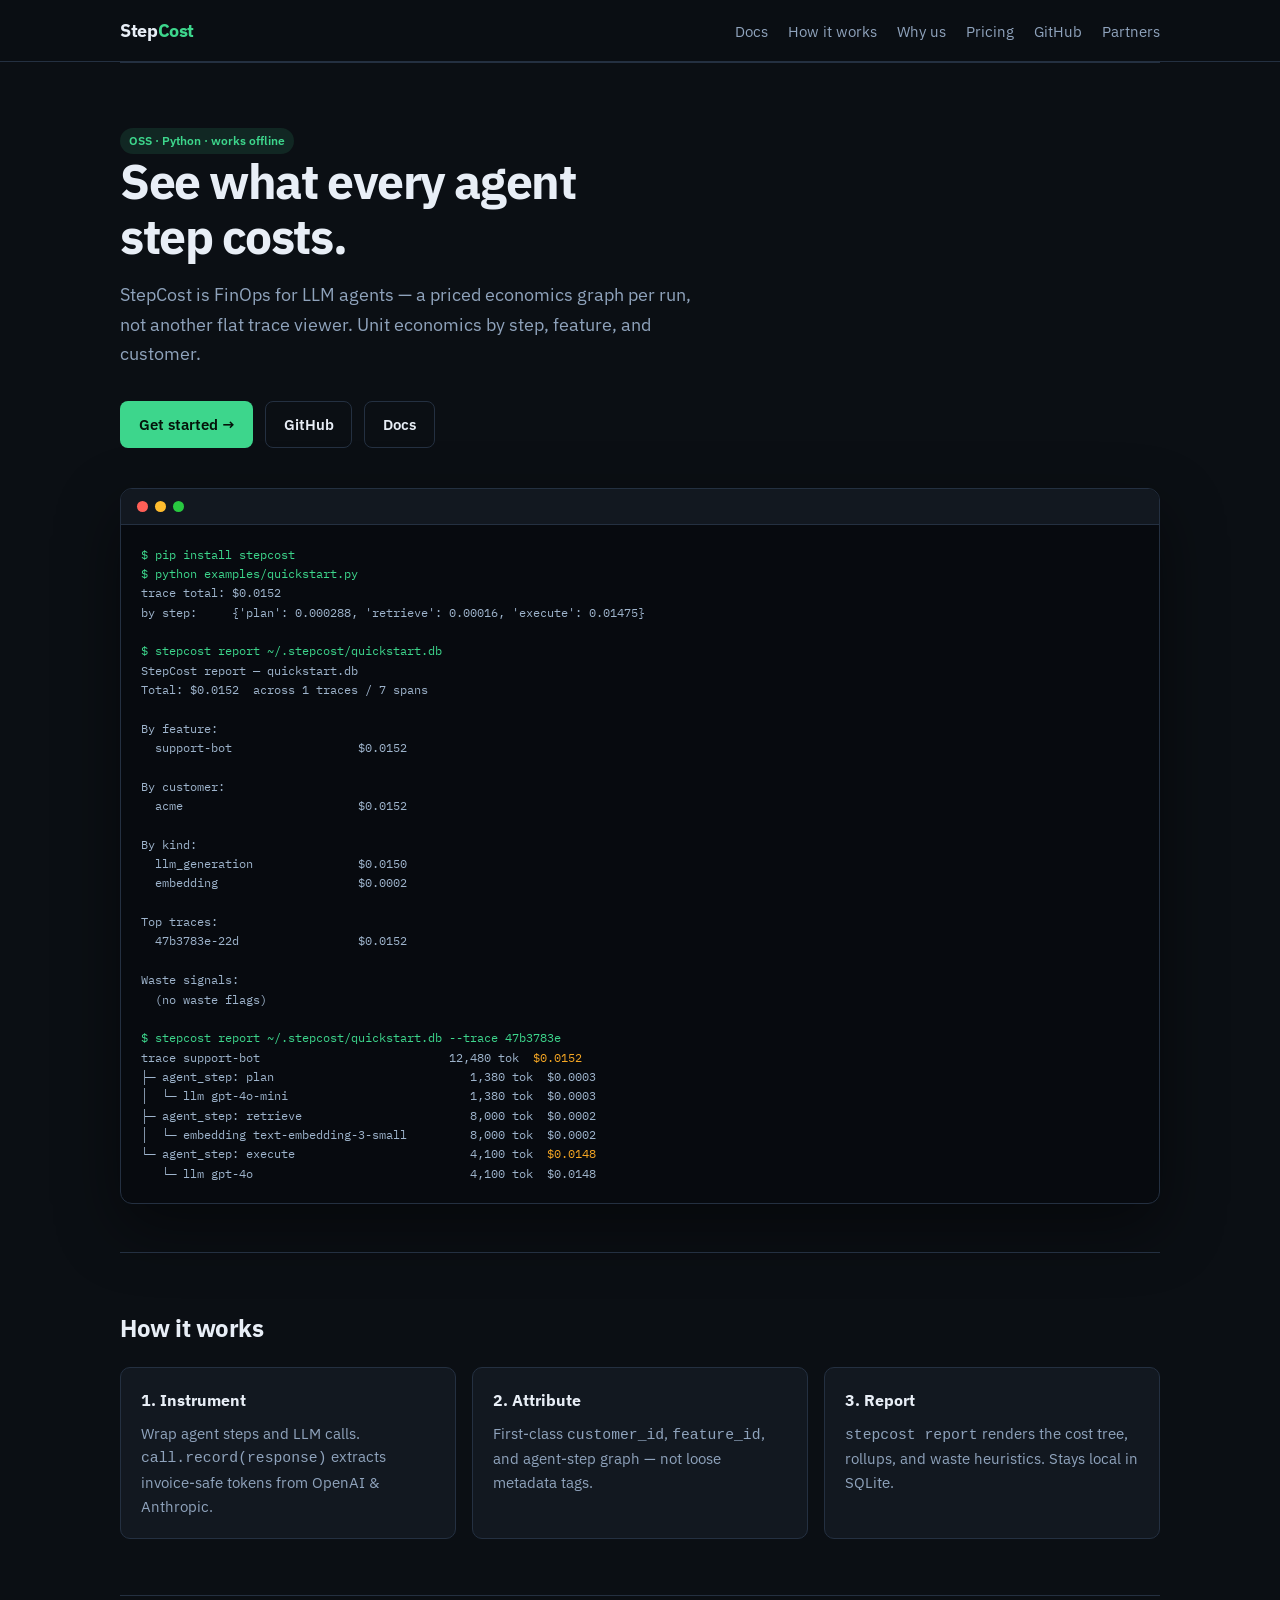
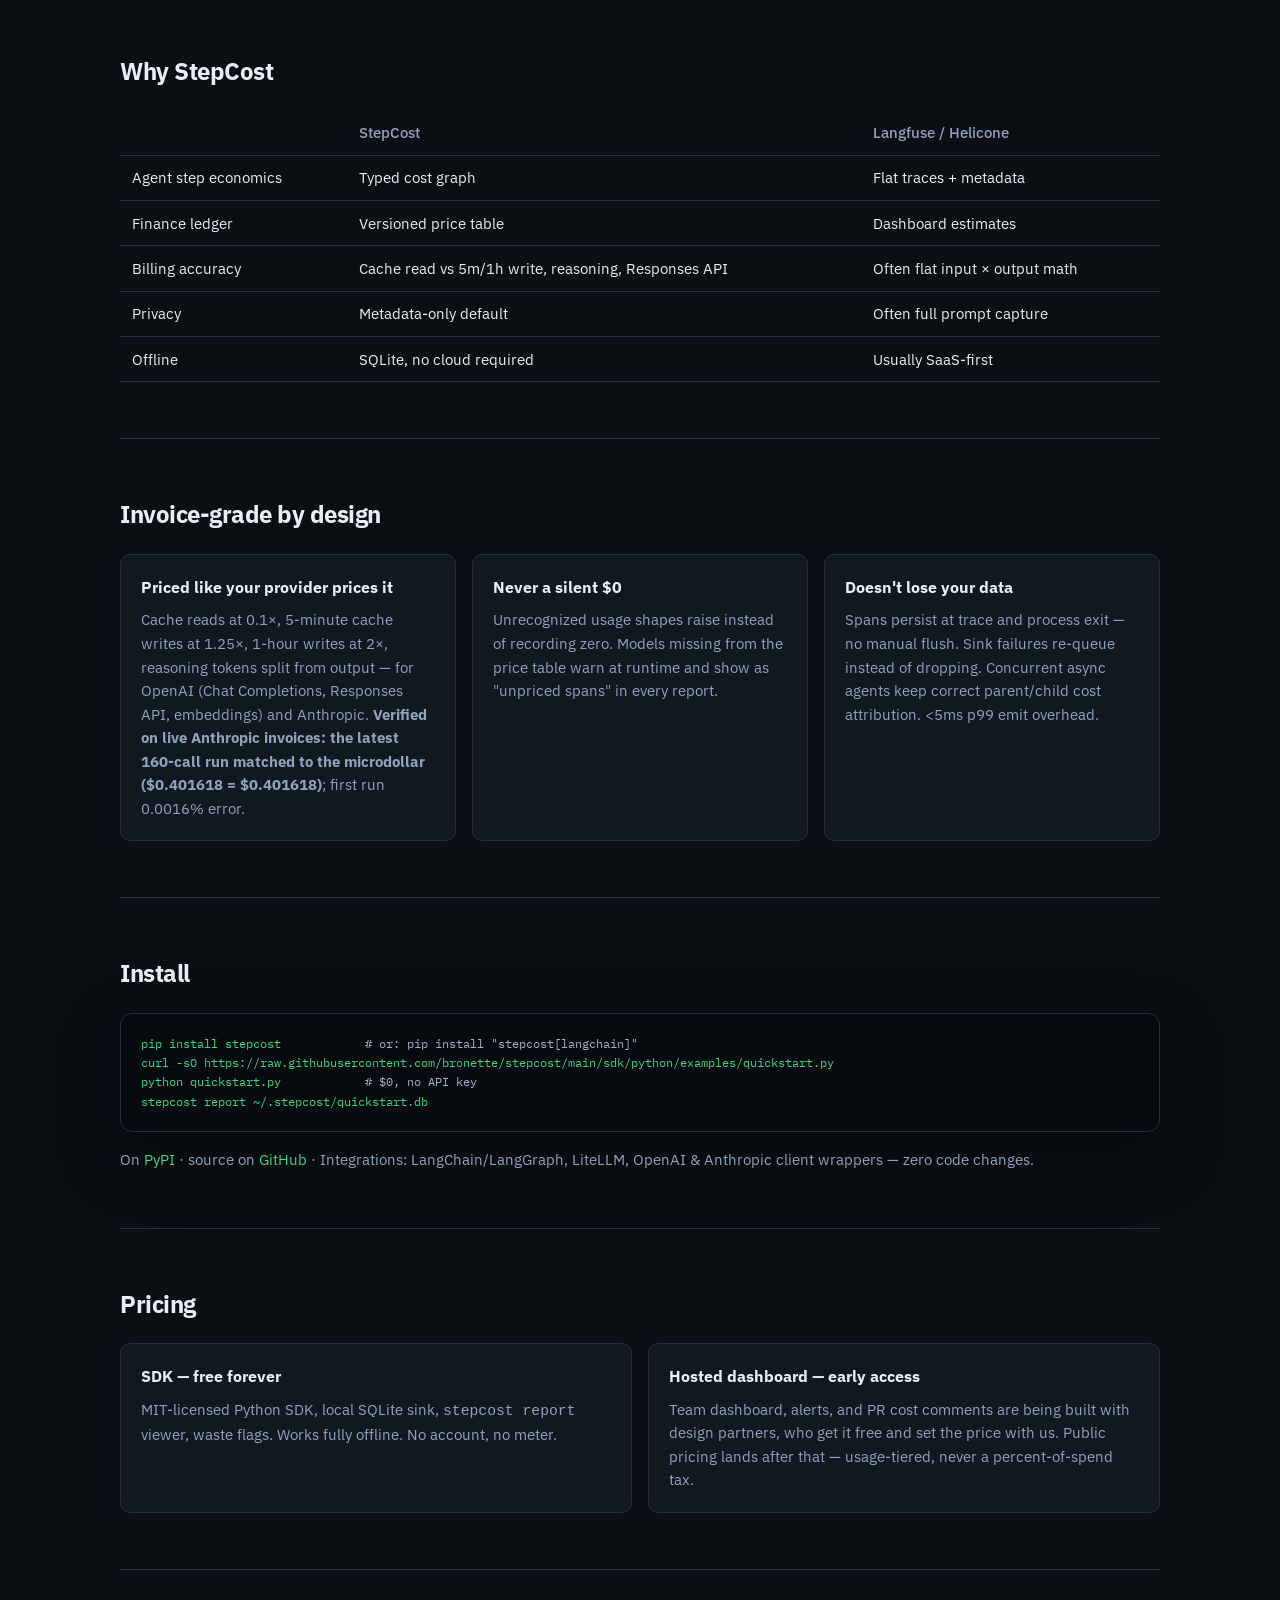
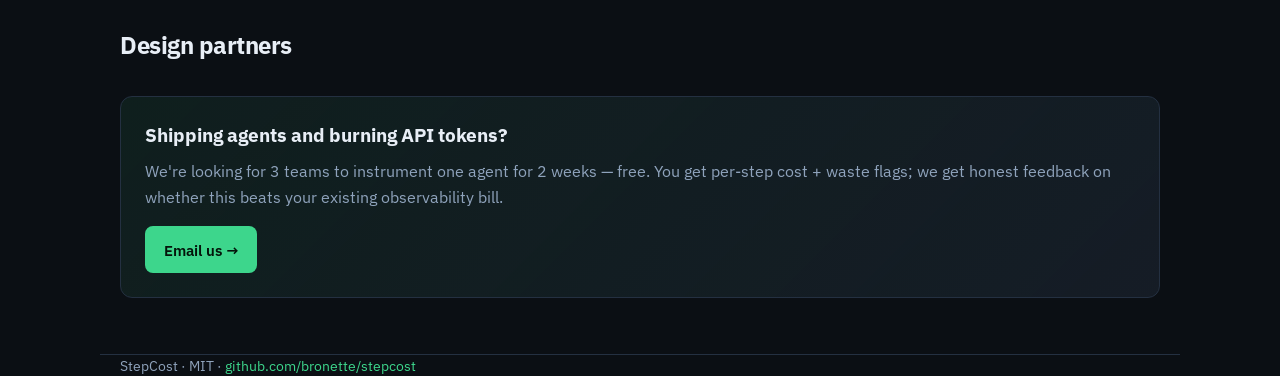
<file: site/index.html>
<!DOCTYPE html>
<html lang="en">
<head>
  <meta charset="utf-8" />
  <meta name="viewport" content="width=device-width, initial-scale=1" />
  <title>StepCost — FinOps for LLM agents</title>
  <meta name="description" content="Unit economics for LLM agent runs. See what every agent step costs — priced graph, rollups, waste flags. OSS Python SDK." />
  <link rel="preconnect" href="https://fonts.googleapis.com" />
  <link rel="preconnect" href="https://fonts.gstatic.com" crossorigin />
  <link href="https://fonts.googleapis.com/css2?family=IBM+Plex+Mono:wght@400;500&family=IBM+Plex+Sans:wght@400;500;600;700&display=swap" rel="stylesheet" />
  <style>
    :root {
      --bg: #0b0f14;
      --surface: #121820;
      --border: #243041;
      --text: #e8eef6;
      --muted: #8fa3bc;
      --accent: #3dd68c;
      --accent-dim: #1a9d5c;
      --warn: #f5a623;
      --code-bg: #070a0f;
    }
    * { box-sizing: border-box; margin: 0; padding: 0; }
    body {
      font-family: "IBM Plex Sans", system-ui, sans-serif;
      background: var(--bg);
      color: var(--text);
      line-height: 1.6;
    }
    a { color: var(--accent); text-decoration: none; }
    a:hover { text-decoration: underline; }
    .wrap { max-width: 1080px; margin: 0 auto; padding: 0 1.25rem; }
    header {
      border-bottom: 1px solid var(--border);
      padding: 1rem 0;
      position: sticky; top: 0; background: rgba(11,15,20,.92); backdrop-filter: blur(8px); z-index: 10;
    }
    .nav { display: flex; align-items: center; justify-content: space-between; gap: 1rem; }
    .logo { font-weight: 700; font-size: 1.15rem; letter-spacing: -.02em; }
    .logo span { color: var(--accent); }
    .nav-links { display: flex; gap: 1.25rem; font-size: .95rem; }
    .nav-links a { color: var(--muted); }
    .nav-links a:hover { color: var(--text); text-decoration: none; }
    .hero { padding: 4rem 0 3rem; }
    .hero h1 {
      font-size: clamp(2rem, 5vw, 3rem);
      line-height: 1.15;
      letter-spacing: -.03em;
      max-width: 18ch;
      margin-bottom: 1rem;
    }
    .hero p.lead { color: var(--muted); font-size: 1.15rem; max-width: 52ch; margin-bottom: 2rem; }
    .cta-row { display: flex; flex-wrap: wrap; gap: .75rem; margin-bottom: 2.5rem; }
    .btn {
      display: inline-flex; align-items: center; gap: .4rem;
      padding: .65rem 1.1rem; border-radius: 8px; font-weight: 600; font-size: .95rem;
      border: 1px solid transparent;
    }
    .btn-primary { background: var(--accent); color: #04140a; }
    .btn-primary:hover { background: var(--accent-dim); text-decoration: none; }
    .btn-ghost { border-color: var(--border); color: var(--text); }
    .btn-ghost:hover { border-color: var(--muted); text-decoration: none; }
    .terminal {
      background: var(--code-bg);
      border: 1px solid var(--border);
      border-radius: 12px;
      overflow: hidden;
      box-shadow: 0 24px 64px rgba(0,0,0,.45);
    }
    .terminal-bar {
      display: flex; gap: .45rem; padding: .75rem 1rem;
      background: var(--surface); border-bottom: 1px solid var(--border);
    }
    .dot { width: 11px; height: 11px; border-radius: 50%; }
    .dot-r { background: #ff5f57; } .dot-y { background: #febc2e; } .dot-g { background: #28c840; }
    pre {
      font-family: "IBM Plex Mono", ui-monospace, monospace;
      font-size: .78rem; line-height: 1.55; padding: 1.25rem;
      overflow-x: auto; color: #c9d6e5;
    }
    .cmd { color: var(--accent); }
    .out { color: #9eb4cc; }
    .hi { color: var(--warn); }
    section { padding: 3.5rem 0; border-top: 1px solid var(--border); }
    h2 { font-size: 1.5rem; margin-bottom: 1.25rem; letter-spacing: -.02em; }
    .grid { display: grid; grid-template-columns: repeat(auto-fit, minmax(240px, 1fr)); gap: 1rem; }
    .card {
      background: var(--surface); border: 1px solid var(--border);
      border-radius: 10px; padding: 1.25rem;
    }
    .card h3 { font-size: 1rem; margin-bottom: .5rem; }
    .card p { color: var(--muted); font-size: .92rem; }
    .compare { width: 100%; border-collapse: collapse; font-size: .92rem; }
    .compare th, .compare td { text-align: left; padding: .65rem .75rem; border-bottom: 1px solid var(--border); }
    .compare th { color: var(--muted); font-weight: 500; }
    .pill {
      display: inline-block; font-size: .75rem; font-weight: 600;
      padding: .2rem .55rem; border-radius: 999px;
      background: rgba(61,214,140,.12); color: var(--accent);
    }
    footer { padding: 2.5rem 0 3rem; color: var(--muted); font-size: .88rem; border-top: 1px solid var(--border); }
    .partner-box {
      margin-top: 2rem; padding: 1.5rem;
      background: linear-gradient(135deg, rgba(61,214,140,.08), rgba(36,48,65,.4));
      border: 1px solid var(--border); border-radius: 12px;
    }
    .partner-box p { color: var(--muted); margin: .5rem 0 1rem; }
  </style>
</head>
<body>
  <header>
    <div class="wrap nav">
      <div class="logo">Step<span>Cost</span></div>
      <nav class="nav-links">
        <a href="/docs/">Docs</a>
        <a href="#how">How it works</a>
        <a href="#edge">Why us</a>
        <a href="#pricing">Pricing</a>
        <a href="https://github.com/bronette/stepcost">GitHub</a>
        <a href="#partner">Partners</a>
      </nav>
    </div>
  </header>

  <main class="wrap">
    <section class="hero">
      <p class="pill">OSS · Python · works offline</p>
      <h1>See what every agent step costs.</h1>
      <p class="lead">
        StepCost is FinOps for LLM agents — a priced economics graph per run,
        not another flat trace viewer. Unit economics by step, feature, and customer.
      </p>
      <div class="cta-row">
        <a class="btn btn-primary" href="/docs/quickstart.html">Get started →</a>
        <a class="btn btn-ghost" href="https://github.com/bronette/stepcost">GitHub</a>
        <a class="btn btn-ghost" href="/docs/">Docs</a>
      </div>

      <div class="terminal" id="demo">
        <div class="terminal-bar"><span class="dot dot-r"></span><span class="dot dot-y"></span><span class="dot dot-g"></span></div>
        <pre><span class="cmd">$ pip install stepcost</span>
<span class="cmd">$ python examples/quickstart.py</span>
<span class="out">trace total: $0.0152
by step:     {'plan': 0.000288, 'retrieve': 0.00016, 'execute': 0.01475}</span>

<span class="cmd">$ stepcost report ~/.stepcost/quickstart.db</span>
<span class="out">StepCost report — quickstart.db
Total: $0.0152  across 1 traces / 7 spans

By feature:
  support-bot                  $0.0152

By customer:
  acme                         $0.0152

By kind:
  llm_generation               $0.0150
  embedding                    $0.0002

Top traces:
  47b3783e-22d                 $0.0152

Waste signals:
  (no waste flags)</span>

<span class="cmd">$ stepcost report ~/.stepcost/quickstart.db --trace 47b3783e</span>
<span class="out">trace support-bot                           12,480 tok  <span class="hi">$0.0152</span>
├─ agent_step: plan                            1,380 tok  $0.0003
│  └─ llm gpt-4o-mini                          1,380 tok  $0.0003
├─ agent_step: retrieve                        8,000 tok  $0.0002
│  └─ embedding text-embedding-3-small         8,000 tok  $0.0002
└─ agent_step: execute                         4,100 tok  <span class="hi">$0.0148</span>
   └─ llm gpt-4o                               4,100 tok  $0.0148</span></pre>
      </div>
    </section>

    <section id="how">
      <h2>How it works</h2>
      <div class="grid">
        <div class="card">
          <h3>1. Instrument</h3>
          <p>Wrap agent steps and LLM calls. <code>call.record(response)</code> extracts invoice-safe tokens from OpenAI &amp; Anthropic.</p>
        </div>
        <div class="card">
          <h3>2. Attribute</h3>
          <p>First-class <code>customer_id</code>, <code>feature_id</code>, and agent-step graph — not loose metadata tags.</p>
        </div>
        <div class="card">
          <h3>3. Report</h3>
          <p><code>stepcost report</code> renders the cost tree, rollups, and waste heuristics. Stays local in SQLite.</p>
        </div>
      </div>
    </section>

    <section id="edge">
      <h2>Why StepCost</h2>
      <table class="compare">
        <thead><tr><th></th><th>StepCost</th><th>Langfuse / Helicone</th></tr></thead>
        <tbody>
          <tr><td>Agent step economics</td><td>Typed cost graph</td><td>Flat traces + metadata</td></tr>
          <tr><td>Finance ledger</td><td>Versioned price table</td><td>Dashboard estimates</td></tr>
          <tr><td>Billing accuracy</td><td>Cache read vs 5m/1h write, reasoning, Responses API</td><td>Often flat input × output math</td></tr>
          <tr><td>Privacy</td><td>Metadata-only default</td><td>Often full prompt capture</td></tr>
          <tr><td>Offline</td><td>SQLite, no cloud required</td><td>Usually SaaS-first</td></tr>
        </tbody>
      </table>
    </section>

    <section id="accuracy">
      <h2>Invoice-grade by design</h2>
      <div class="grid">
        <div class="card">
          <h3>Priced like your provider prices it</h3>
          <p>Cache reads at 0.1×, 5-minute cache writes at 1.25×, 1-hour writes at 2×,
          reasoning tokens split from output — for OpenAI (Chat Completions,
          Responses API, embeddings) and Anthropic. <strong>Verified on live Anthropic
          invoices: the latest 160-call run matched to the microdollar
          ($0.401618 = $0.401618)</strong>; first run 0.0016% error.</p>
        </div>
        <div class="card">
          <h3>Never a silent $0</h3>
          <p>Unrecognized usage shapes raise instead of recording zero. Models
          missing from the price table warn at runtime and show as
          "unpriced spans" in every report.</p>
        </div>
        <div class="card">
          <h3>Doesn't lose your data</h3>
          <p>Spans persist at trace and process exit — no manual flush. Sink
          failures re-queue instead of dropping. Concurrent async agents keep
          correct parent/child cost attribution. &lt;5ms p99 emit overhead.</p>
        </div>
      </div>
    </section>

    <section id="install">
      <h2>Install</h2>
      <div class="terminal">
        <pre><span class="cmd">pip install stepcost</span>            <span class="out"># or: pip install "stepcost[langchain]"</span>
<span class="cmd">curl -sO https://raw.githubusercontent.com/bronette/stepcost/main/sdk/python/examples/quickstart.py</span>
<span class="cmd">python quickstart.py</span>            <span class="out"># $0, no API key</span>
<span class="cmd">stepcost report ~/.stepcost/quickstart.db</span></pre>
      </div>
      <p style="color:var(--muted);margin-top:1rem;font-size:.92rem;">
        On <a href="https://pypi.org/project/stepcost/">PyPI</a> ·
        source on <a href="https://github.com/bronette/stepcost">GitHub</a> ·
        Integrations: LangChain/LangGraph, LiteLLM, OpenAI &amp; Anthropic client wrappers — zero code changes.
      </p>
    </section>

    <section id="pricing">
      <h2>Pricing</h2>
      <div class="grid">
        <div class="card">
          <h3>SDK — free forever</h3>
          <p>MIT-licensed Python SDK, local SQLite sink, <code>stepcost report</code>
          viewer, waste flags. Works fully offline. No account, no meter.</p>
        </div>
        <div class="card">
          <h3>Hosted dashboard — early access</h3>
          <p>Team dashboard, alerts, and PR cost comments are being built with
          design partners, who get it free and set the price with us. Public
          pricing lands after that — usage-tiered, never a percent-of-spend tax.</p>
        </div>
      </div>
    </section>

    <section id="partner">
      <h2>Design partners</h2>
      <div class="partner-box">
        <h3>Shipping agents and burning API tokens?</h3>
        <p>
          We're looking for 3 teams to instrument one agent for 2 weeks — free.
          You get per-step cost + waste flags; we get honest feedback on whether
          this beats your existing observability bill.
        </p>
        <a class="btn btn-primary" href="mailto:kevin.brunette@gmail.com?subject=StepCost%20design%20partner">Email us →</a>
      </div>
    </section>
  </main>

  <footer class="wrap">
    <p>StepCost · MIT · <a href="https://github.com/bronette/stepcost">github.com/bronette/stepcost</a></p>
  </footer>
</body>
</html>
</file>
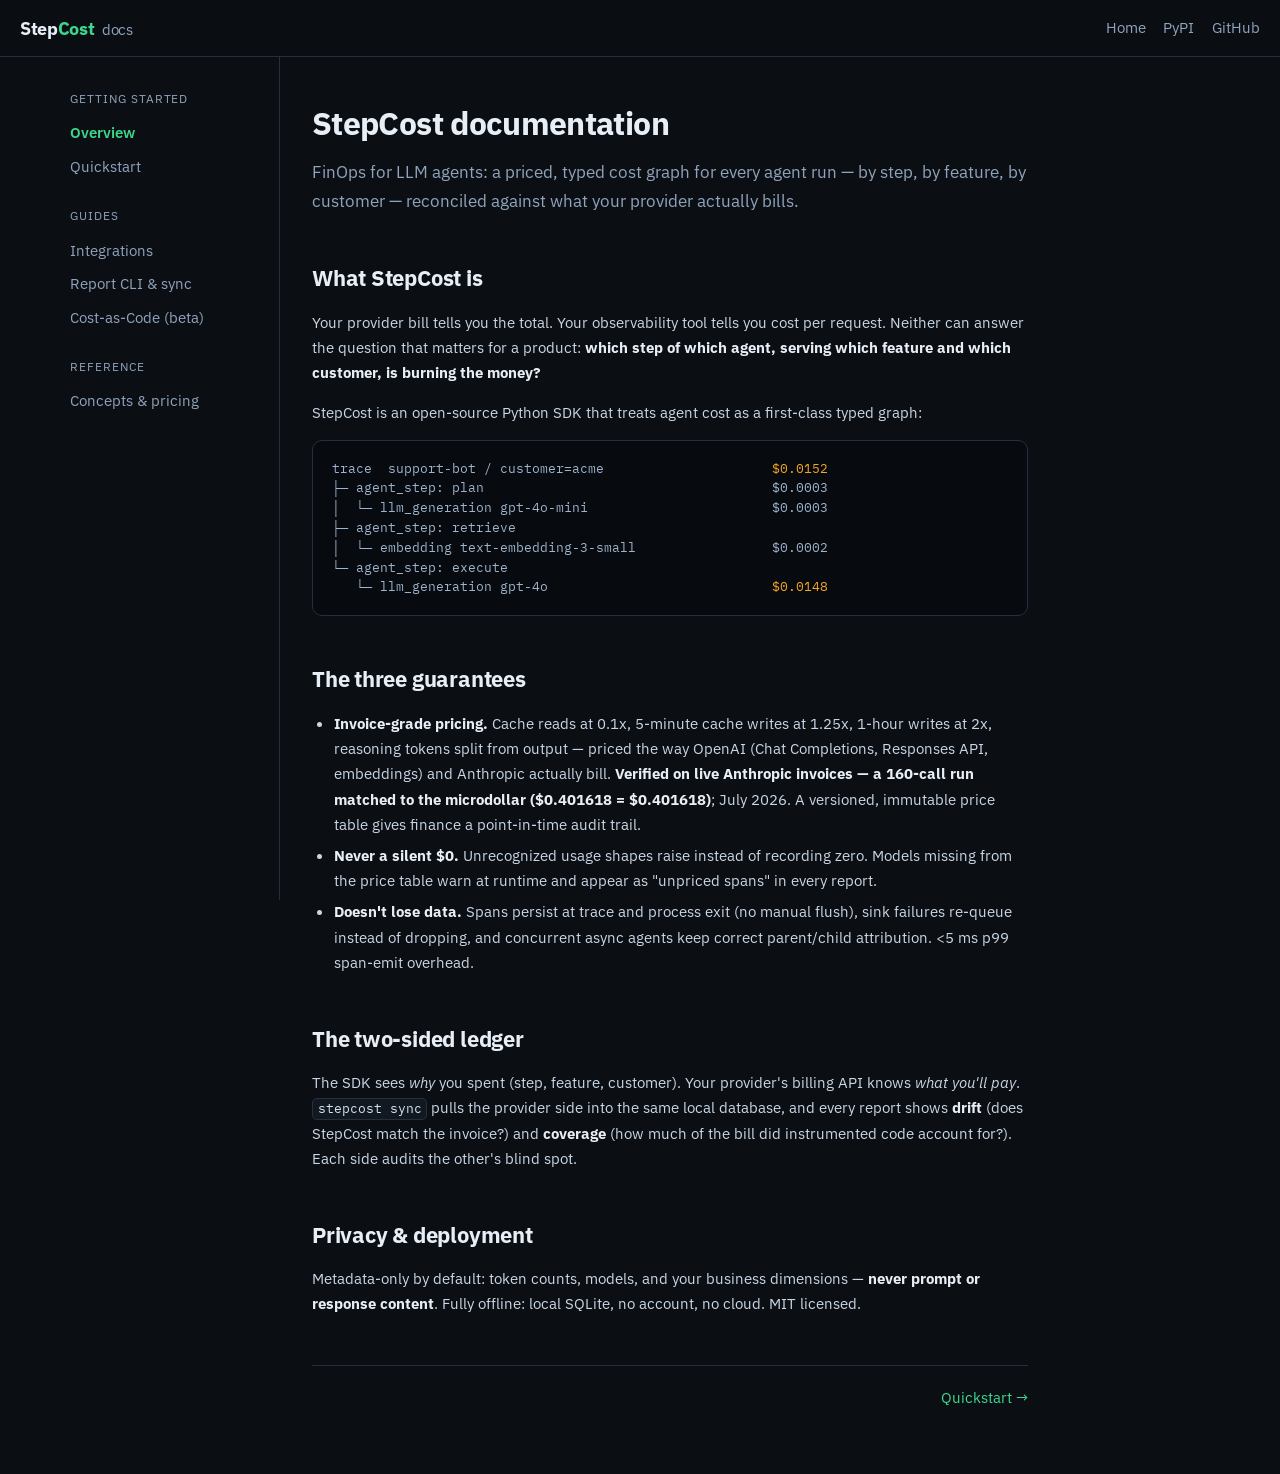
<file: site/docs/index.html>
<!DOCTYPE html>
<html lang="en">
<head>
  <meta charset="utf-8" />
  <meta name="viewport" content="width=device-width, initial-scale=1" />
  <title>Docs — StepCost</title>
  <meta name="description" content="StepCost documentation — FinOps for LLM agents. Setup, integrations, CLI reference." />
  <link rel="preconnect" href="https://fonts.googleapis.com" />
  <link rel="preconnect" href="https://fonts.gstatic.com" crossorigin />
  <link href="https://fonts.googleapis.com/css2?family=IBM+Plex+Mono:wght@400;500&family=IBM+Plex+Sans:wght@400;500;600;700&display=swap" rel="stylesheet" />
  <link rel="stylesheet" href="docs.css" />
</head>
<body>
  <header class="top">
    <a class="logo" href="/">Step<span>Cost</span><em>docs</em></a>
    <nav class="top-links">
      <a href="/">Home</a>
      <a href="https://pypi.org/project/stepcost/">PyPI</a>
      <a href="https://github.com/bronette/stepcost">GitHub</a>
    </nav>
  </header>
  <div class="layout">
    <nav class="side">
      <div class="group">Getting started</div>
      <a href="index.html" class="active">Overview</a>
      <a href="quickstart.html">Quickstart</a>
      <div class="group">Guides</div>
      <a href="integrations.html">Integrations</a>
      <a href="cli.html">Report CLI &amp; sync</a>
      <a href="cost-as-code.html">Cost-as-Code (beta)</a>
      <div class="group">Reference</div>
      <a href="concepts.html">Concepts &amp; pricing</a>
    </nav>
    <main class="doc">
      <h1>StepCost documentation</h1>
      <p class="lead">FinOps for LLM agents: a priced, typed cost graph for every agent run —
      by step, by feature, by customer — reconciled against what your provider actually bills.</p>

      <h2>What StepCost is</h2>
      <p>Your provider bill tells you the total. Your observability tool tells you cost per request.
      Neither can answer the question that matters for a product: <strong>which step of which agent,
      serving which feature and which customer, is burning the money?</strong></p>
      <p>StepCost is an open-source Python SDK that treats agent cost as a first-class typed graph:</p>
      <pre><span class="o">trace  support-bot / customer=acme                     <span class="hi">$0.0152</span>
├─ agent_step: plan                                    $0.0003
│  └─ llm_generation gpt-4o-mini                       $0.0003
├─ agent_step: retrieve
│  └─ embedding text-embedding-3-small                 $0.0002
└─ agent_step: execute
   └─ llm_generation gpt-4o                            <span class="hi">$0.0148</span></span></pre>

      <h2>The three guarantees</h2>
      <ul>
        <li><strong>Invoice-grade pricing.</strong> Cache reads at 0.1x, 5-minute cache writes at 1.25x,
        1-hour writes at 2x, reasoning tokens split from output — priced the way OpenAI (Chat Completions,
        Responses API, embeddings) and Anthropic actually bill. <strong>Verified on live Anthropic invoices — a 160-call run matched to the
        microdollar ($0.401618 = $0.401618)</strong>; July 2026. A versioned,
        immutable price table gives finance a point-in-time audit trail.</li>
        <li><strong>Never a silent $0.</strong> Unrecognized usage shapes raise instead of recording zero.
        Models missing from the price table warn at runtime and appear as "unpriced spans" in every report.</li>
        <li><strong>Doesn't lose data.</strong> Spans persist at trace and process exit (no manual flush),
        sink failures re-queue instead of dropping, and concurrent async agents keep correct parent/child
        attribution. &lt;5&nbsp;ms p99 span-emit overhead.</li>
      </ul>

      <h2>The two-sided ledger</h2>
      <p>The SDK sees <em>why</em> you spent (step, feature, customer). Your provider's billing API knows
      <em>what you'll pay</em>. <code>stepcost sync</code> pulls the provider side into the same local
      database, and every report shows <strong>drift</strong> (does StepCost match the invoice?) and
      <strong>coverage</strong> (how much of the bill did instrumented code account for?). Each side audits
      the other's blind spot.</p>

      <h2>Privacy &amp; deployment</h2>
      <p>Metadata-only by default: token counts, models, and your business dimensions —
      <strong>never prompt or response content</strong>. Fully offline: local SQLite, no account,
      no cloud. MIT licensed.</p>

      <div class="next">
        <span></span>
        <a href="quickstart.html">Quickstart →</a>
      </div>
    </main>
  </div>
</body>
</html>
</file>
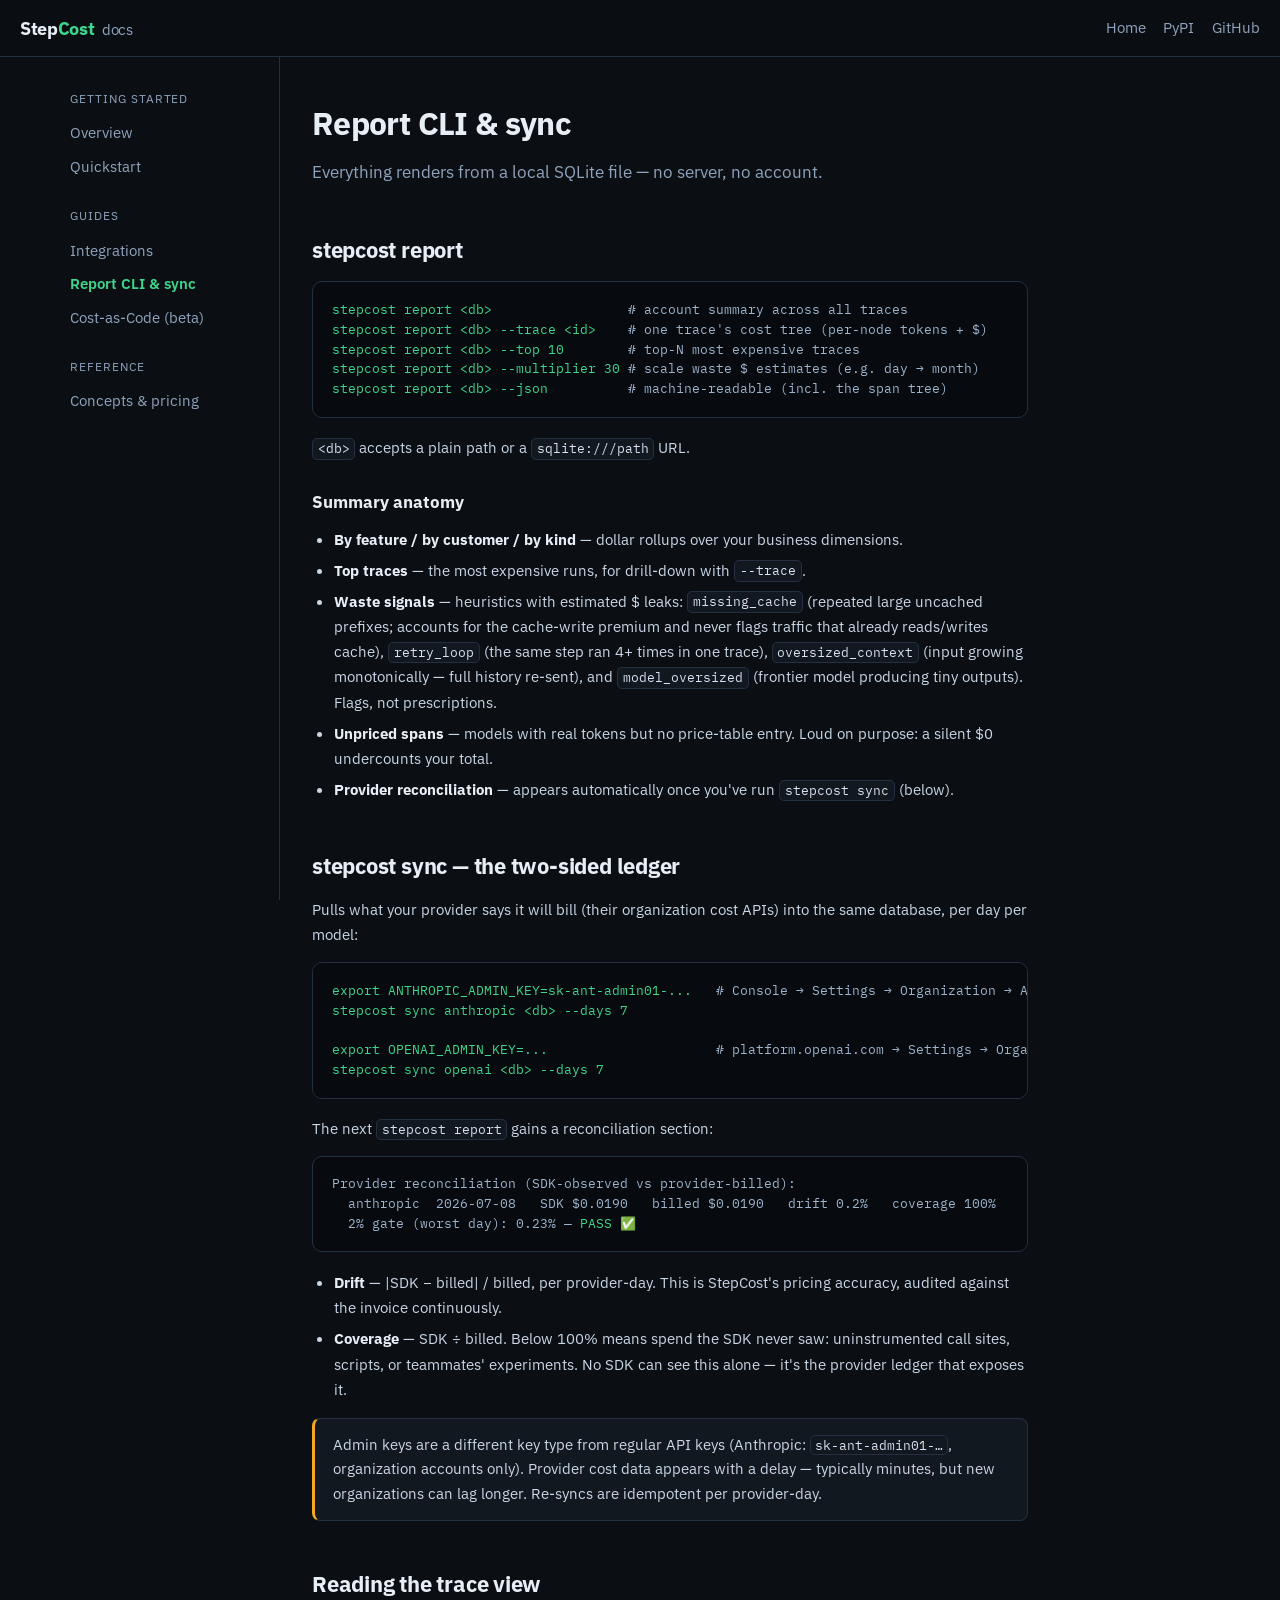
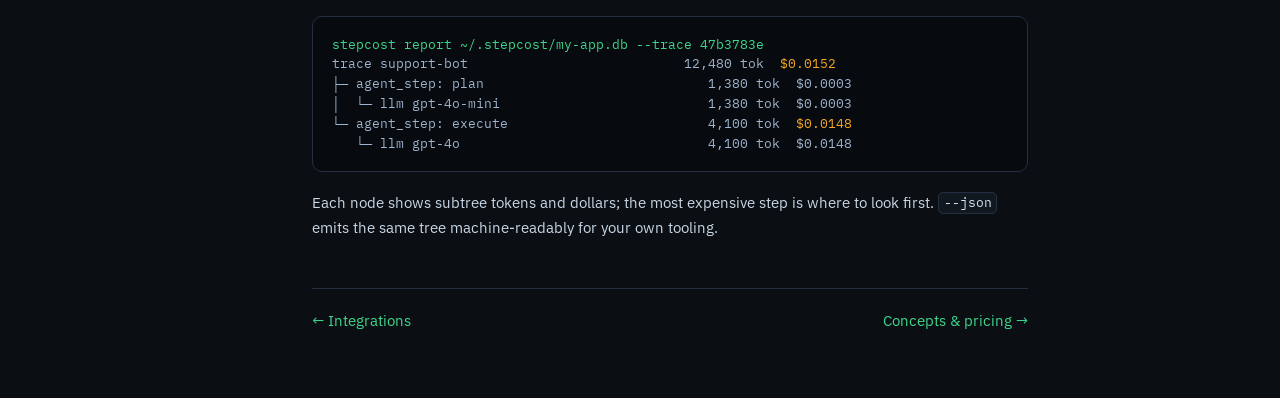
<file: site/docs/cli.html>
<!DOCTYPE html>
<html lang="en">
<head>
  <meta charset="utf-8" />
  <meta name="viewport" content="width=device-width, initial-scale=1" />
  <title>Report CLI &amp; sync — StepCost Docs</title>
  <meta name="description" content="stepcost report and stepcost sync reference — cost trees, rollups, waste flags, and provider-bill reconciliation." />
  <link rel="preconnect" href="https://fonts.googleapis.com" />
  <link rel="preconnect" href="https://fonts.gstatic.com" crossorigin />
  <link href="https://fonts.googleapis.com/css2?family=IBM+Plex+Mono:wght@400;500&family=IBM+Plex+Sans:wght@400;500;600;700&display=swap" rel="stylesheet" />
  <link rel="stylesheet" href="docs.css" />
</head>
<body>
  <header class="top">
    <a class="logo" href="/">Step<span>Cost</span><em>docs</em></a>
    <nav class="top-links">
      <a href="/">Home</a>
      <a href="https://pypi.org/project/stepcost/">PyPI</a>
      <a href="https://github.com/bronette/stepcost">GitHub</a>
    </nav>
  </header>
  <div class="layout">
    <nav class="side">
      <div class="group">Getting started</div>
      <a href="index.html">Overview</a>
      <a href="quickstart.html">Quickstart</a>
      <div class="group">Guides</div>
      <a href="integrations.html">Integrations</a>
      <a href="cli.html" class="active">Report CLI &amp; sync</a>
      <a href="cost-as-code.html">Cost-as-Code (beta)</a>
      <div class="group">Reference</div>
      <a href="concepts.html">Concepts &amp; pricing</a>
    </nav>
    <main class="doc">
      <h1>Report CLI &amp; sync</h1>
      <p class="lead">Everything renders from a local SQLite file — no server, no account.</p>

      <h2>stepcost report</h2>
      <pre><span class="c">stepcost report &lt;db&gt;</span>                 <span class="o"># account summary across all traces</span>
<span class="c">stepcost report &lt;db&gt; --trace &lt;id&gt;</span>    <span class="o"># one trace's cost tree (per-node tokens + $)</span>
<span class="c">stepcost report &lt;db&gt; --top 10</span>        <span class="o"># top-N most expensive traces</span>
<span class="c">stepcost report &lt;db&gt; --multiplier 30</span> <span class="o"># scale waste $ estimates (e.g. day → month)</span>
<span class="c">stepcost report &lt;db&gt; --json</span>          <span class="o"># machine-readable (incl. the span tree)</span></pre>
      <p><code>&lt;db&gt;</code> accepts a plain path or a <code>sqlite:///path</code> URL.</p>

      <h3>Summary anatomy</h3>
      <ul>
        <li><strong>By feature / by customer / by kind</strong> — dollar rollups over your business dimensions.</li>
        <li><strong>Top traces</strong> — the most expensive runs, for drill-down with <code>--trace</code>.</li>
        <li><strong>Waste signals</strong> — heuristics with estimated $ leaks: <code>missing_cache</code>
        (repeated large uncached prefixes; accounts for the cache-write premium and never flags traffic
        that already reads/writes cache), <code>retry_loop</code> (the same step ran 4+ times in one trace),
        <code>oversized_context</code> (input growing monotonically — full history re-sent), and
        <code>model_oversized</code> (frontier model producing tiny outputs). Flags, not prescriptions.</li>
        <li><strong>Unpriced spans</strong> — models with real tokens but no price-table entry. Loud on
        purpose: a silent $0 undercounts your total.</li>
        <li><strong>Provider reconciliation</strong> — appears automatically once you've run
        <code>stepcost sync</code> (below).</li>
      </ul>

      <h2 id="sync">stepcost sync — the two-sided ledger</h2>
      <p>Pulls what your provider says it will bill (their organization cost APIs) into the same
      database, per day per model:</p>
      <pre><span class="c">export ANTHROPIC_ADMIN_KEY=sk-ant-admin01-...</span>   <span class="o"># Console → Settings → Organization → Admin keys</span>
<span class="c">stepcost sync anthropic &lt;db&gt; --days 7</span>

<span class="c">export OPENAI_ADMIN_KEY=...</span>                     <span class="o"># platform.openai.com → Settings → Organization</span>
<span class="c">stepcost sync openai &lt;db&gt; --days 7</span></pre>
      <p>The next <code>stepcost report</code> gains a reconciliation section:</p>
      <pre><span class="o">Provider reconciliation (SDK-observed vs provider-billed):
  anthropic  2026-07-08   SDK $0.0190   billed $0.0190   drift 0.2%   coverage 100%
  2% gate (worst day): 0.23% — <span class="c">PASS ✅</span></span></pre>
      <ul>
        <li><strong>Drift</strong> — |SDK − billed| / billed, per provider-day. This is StepCost's pricing
        accuracy, audited against the invoice continuously.</li>
        <li><strong>Coverage</strong> — SDK ÷ billed. Below 100% means spend the SDK never saw:
        uninstrumented call sites, scripts, or teammates' experiments. No SDK can see this alone —
        it's the provider ledger that exposes it.</li>
      </ul>
      <div class="callout warn">
        Admin keys are a different key type from regular API keys (Anthropic: <code>sk-ant-admin01-…</code>,
        organization accounts only). Provider cost data appears with a delay — typically minutes, but new
        organizations can lag longer. Re-syncs are idempotent per provider-day.
      </div>

      <h2>Reading the trace view</h2>
      <pre><span class="c">stepcost report ~/.stepcost/my-app.db --trace 47b3783e</span>
<span class="o">trace support-bot                           12,480 tok  <span class="hi">$0.0152</span>
├─ agent_step: plan                            1,380 tok  $0.0003
│  └─ llm gpt-4o-mini                          1,380 tok  $0.0003
└─ agent_step: execute                         4,100 tok  <span class="hi">$0.0148</span>
   └─ llm gpt-4o                               4,100 tok  $0.0148</span></pre>
      <p>Each node shows subtree tokens and dollars; the most expensive step is where to look first.
      <code>--json</code> emits the same tree machine-readably for your own tooling.</p>

      <div class="next">
        <a href="integrations.html">← Integrations</a>
        <a href="concepts.html">Concepts &amp; pricing →</a>
      </div>
    </main>
  </div>
</body>
</html>
</file>
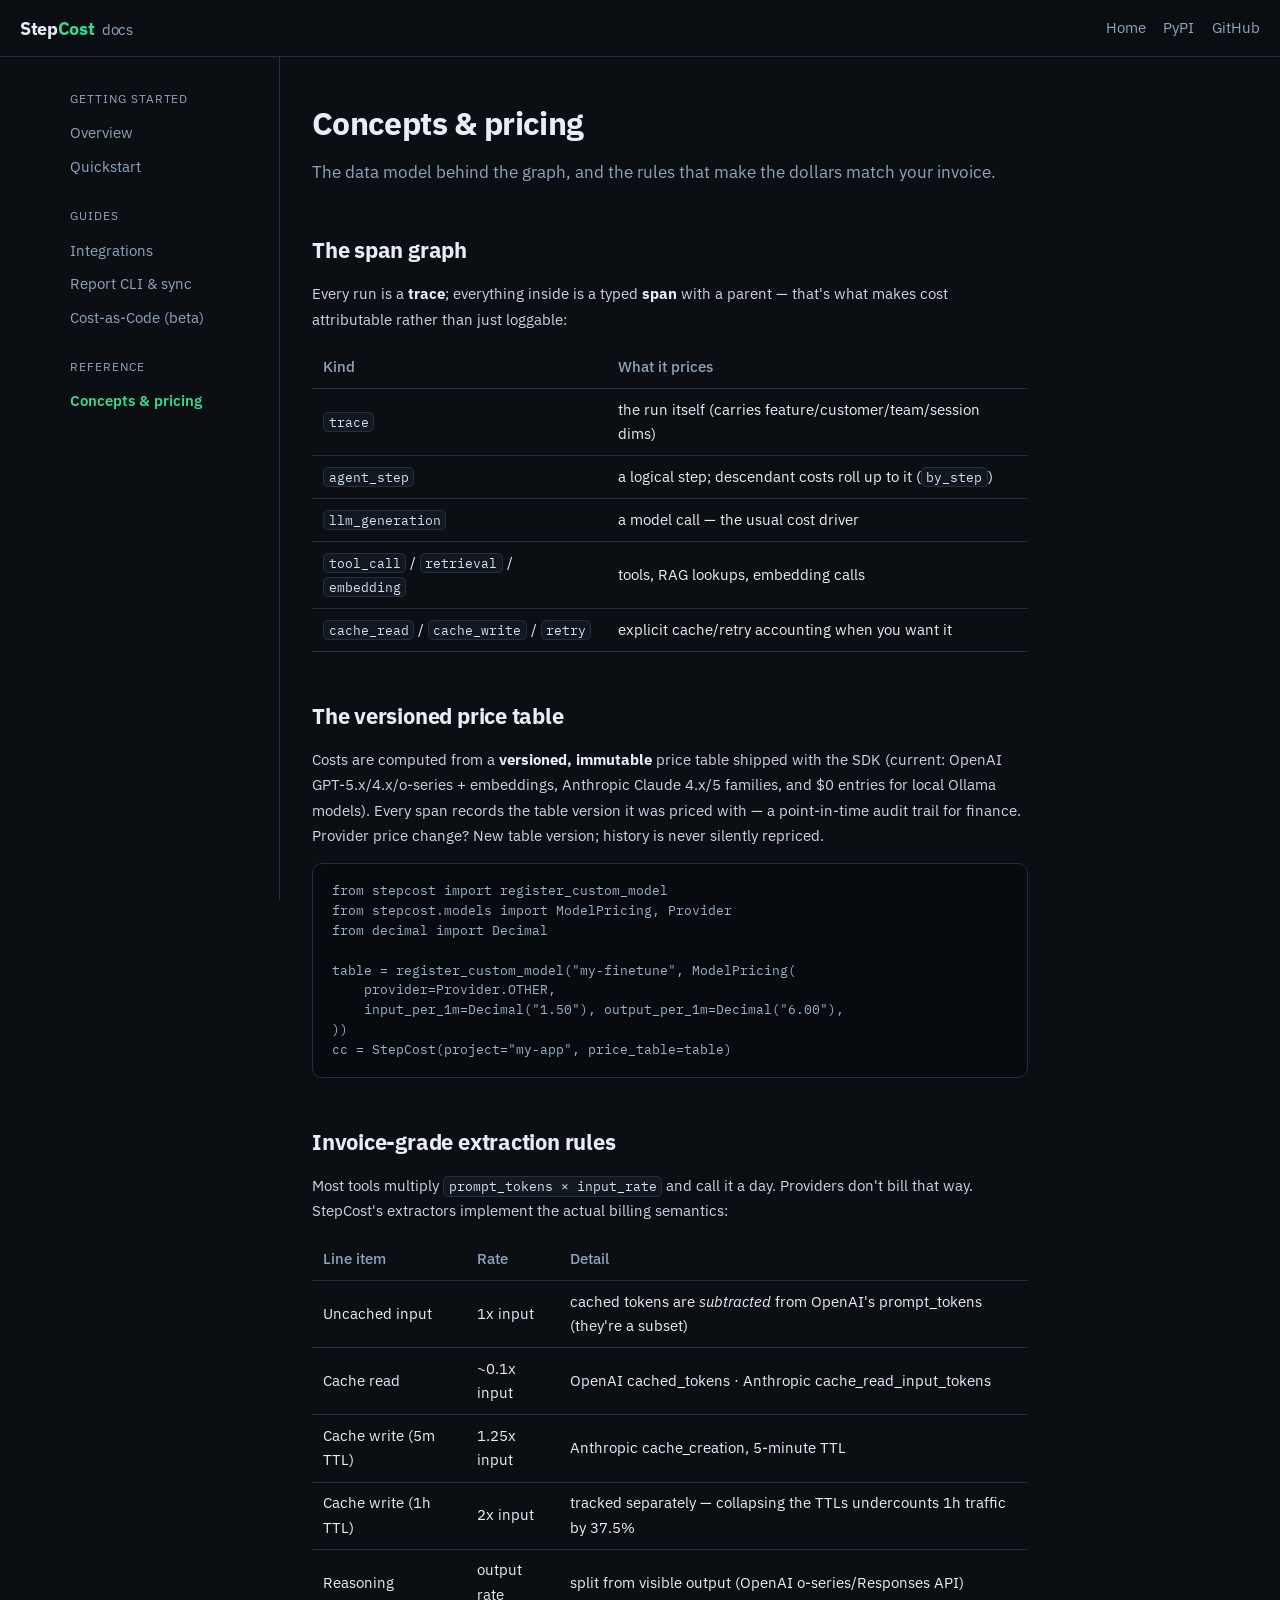
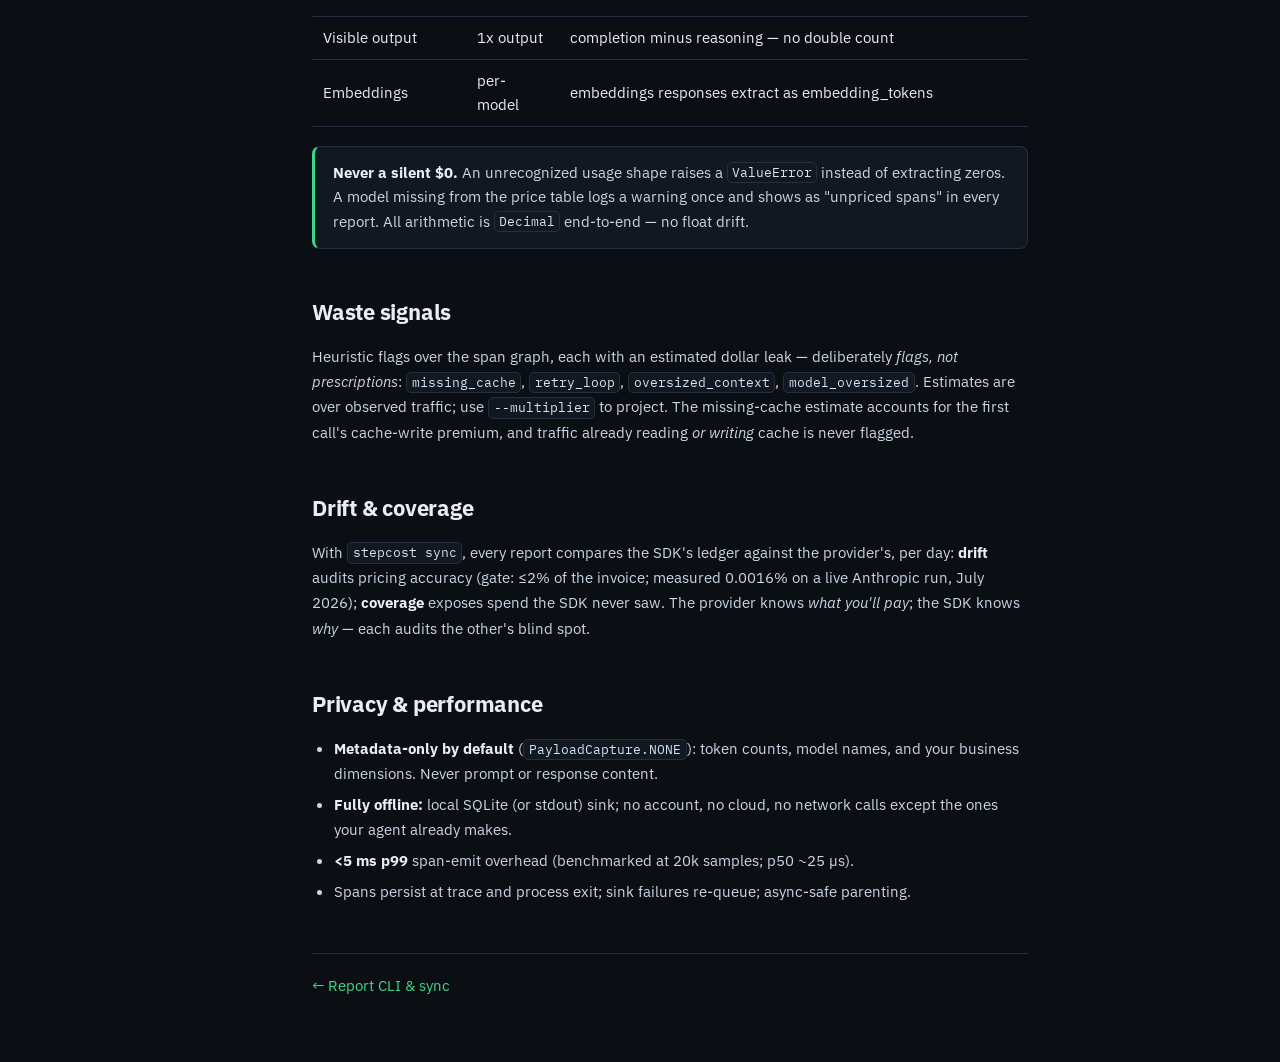
<file: site/docs/concepts.html>
<!DOCTYPE html>
<html lang="en">
<head>
  <meta charset="utf-8" />
  <meta name="viewport" content="width=device-width, initial-scale=1" />
  <title>Concepts &amp; pricing — StepCost Docs</title>
  <meta name="description" content="StepCost's cost model: span kinds, the versioned price table, invoice-grade extraction rules, waste signals, and privacy." />
  <link rel="preconnect" href="https://fonts.googleapis.com" />
  <link rel="preconnect" href="https://fonts.gstatic.com" crossorigin />
  <link href="https://fonts.googleapis.com/css2?family=IBM+Plex+Mono:wght@400;500&family=IBM+Plex+Sans:wght@400;500;600;700&display=swap" rel="stylesheet" />
  <link rel="stylesheet" href="docs.css" />
</head>
<body>
  <header class="top">
    <a class="logo" href="/">Step<span>Cost</span><em>docs</em></a>
    <nav class="top-links">
      <a href="/">Home</a>
      <a href="https://pypi.org/project/stepcost/">PyPI</a>
      <a href="https://github.com/bronette/stepcost">GitHub</a>
    </nav>
  </header>
  <div class="layout">
    <nav class="side">
      <div class="group">Getting started</div>
      <a href="index.html">Overview</a>
      <a href="quickstart.html">Quickstart</a>
      <div class="group">Guides</div>
      <a href="integrations.html">Integrations</a>
      <a href="cli.html">Report CLI &amp; sync</a>
      <a href="cost-as-code.html">Cost-as-Code (beta)</a>
      <div class="group">Reference</div>
      <a href="concepts.html" class="active">Concepts &amp; pricing</a>
    </nav>
    <main class="doc">
      <h1>Concepts &amp; pricing</h1>
      <p class="lead">The data model behind the graph, and the rules that make the dollars
      match your invoice.</p>

      <h2>The span graph</h2>
      <p>Every run is a <strong>trace</strong>; everything inside is a typed <strong>span</strong>
      with a parent — that's what makes cost attributable rather than just loggable:</p>
      <table>
        <thead><tr><th>Kind</th><th>What it prices</th></tr></thead>
        <tbody>
          <tr><td><code>trace</code></td><td>the run itself (carries feature/customer/team/session dims)</td></tr>
          <tr><td><code>agent_step</code></td><td>a logical step; descendant costs roll up to it (<code>by_step</code>)</td></tr>
          <tr><td><code>llm_generation</code></td><td>a model call — the usual cost driver</td></tr>
          <tr><td><code>tool_call</code> / <code>retrieval</code> / <code>embedding</code></td><td>tools, RAG lookups, embedding calls</td></tr>
          <tr><td><code>cache_read</code> / <code>cache_write</code> / <code>retry</code></td><td>explicit cache/retry accounting when you want it</td></tr>
        </tbody>
      </table>

      <h2 id="pricing">The versioned price table</h2>
      <p>Costs are computed from a <strong>versioned, immutable</strong> price table shipped with the
      SDK (current: OpenAI GPT-5.x/4.x/o-series + embeddings, Anthropic Claude 4.x/5 families, and $0
      entries for local Ollama models). Every span records the table version it was priced with —
      a point-in-time audit trail for finance. Provider price change? New table version; history is
      never silently repriced.</p>
      <pre><span class="o">from stepcost import register_custom_model
from stepcost.models import ModelPricing, Provider
from decimal import Decimal

table = register_custom_model("my-finetune", ModelPricing(
    provider=Provider.OTHER,
    input_per_1m=Decimal("1.50"), output_per_1m=Decimal("6.00"),
))
cc = StepCost(project="my-app", price_table=table)</span></pre>

      <h2>Invoice-grade extraction rules</h2>
      <p>Most tools multiply <code>prompt_tokens × input_rate</code> and call it a day. Providers
      don't bill that way. StepCost's extractors implement the actual billing semantics:</p>
      <table>
        <thead><tr><th>Line item</th><th>Rate</th><th>Detail</th></tr></thead>
        <tbody>
          <tr><td>Uncached input</td><td>1x input</td><td>cached tokens are <em>subtracted</em> from OpenAI's prompt_tokens (they're a subset)</td></tr>
          <tr><td>Cache read</td><td>~0.1x input</td><td>OpenAI cached_tokens · Anthropic cache_read_input_tokens</td></tr>
          <tr><td>Cache write (5m TTL)</td><td>1.25x input</td><td>Anthropic cache_creation, 5-minute TTL</td></tr>
          <tr><td>Cache write (1h TTL)</td><td>2x input</td><td>tracked separately — collapsing the TTLs undercounts 1h traffic by 37.5%</td></tr>
          <tr><td>Reasoning</td><td>output rate</td><td>split from visible output (OpenAI o-series/Responses API)</td></tr>
          <tr><td>Visible output</td><td>1x output</td><td>completion minus reasoning — no double count</td></tr>
          <tr><td>Embeddings</td><td>per-model</td><td>embeddings responses extract as embedding_tokens</td></tr>
        </tbody>
      </table>
      <div class="callout">
        <strong>Never a silent $0.</strong> An unrecognized usage shape raises a <code>ValueError</code>
        instead of extracting zeros. A model missing from the price table logs a warning once and shows
        as "unpriced spans" in every report. All arithmetic is <code>Decimal</code> end-to-end — no float drift.
      </div>

      <h2>Waste signals</h2>
      <p>Heuristic flags over the span graph, each with an estimated dollar leak — deliberately
      <em>flags, not prescriptions</em>: <code>missing_cache</code>, <code>retry_loop</code>,
      <code>oversized_context</code>, <code>model_oversized</code>. Estimates are over observed
      traffic; use <code>--multiplier</code> to project. The missing-cache estimate accounts for the
      first call's cache-write premium, and traffic already reading <em>or writing</em> cache is never
      flagged.</p>

      <h2>Drift &amp; coverage</h2>
      <p>With <a href="cli.html#sync"><code>stepcost sync</code></a>, every report compares the SDK's
      ledger against the provider's, per day: <strong>drift</strong> audits pricing accuracy
      (gate: ≤2% of the invoice; measured 0.0016% on a live Anthropic run, July 2026); <strong>coverage</strong> exposes spend the SDK never saw.
      The provider knows <em>what you'll pay</em>; the SDK knows <em>why</em> — each audits the
      other's blind spot.</p>

      <h2>Privacy &amp; performance</h2>
      <ul>
        <li><strong>Metadata-only by default</strong> (<code>PayloadCapture.NONE</code>): token counts,
        model names, and your business dimensions. Never prompt or response content.</li>
        <li><strong>Fully offline:</strong> local SQLite (or stdout) sink; no account, no cloud, no
        network calls except the ones your agent already makes.</li>
        <li><strong>&lt;5 ms p99</strong> span-emit overhead (benchmarked at 20k samples; p50 ~25 µs).</li>
        <li>Spans persist at trace and process exit; sink failures re-queue; async-safe parenting.</li>
      </ul>

      <div class="next">
        <a href="cli.html">← Report CLI &amp; sync</a>
        <span></span>
      </div>
    </main>
  </div>
</body>
</html>
</file>
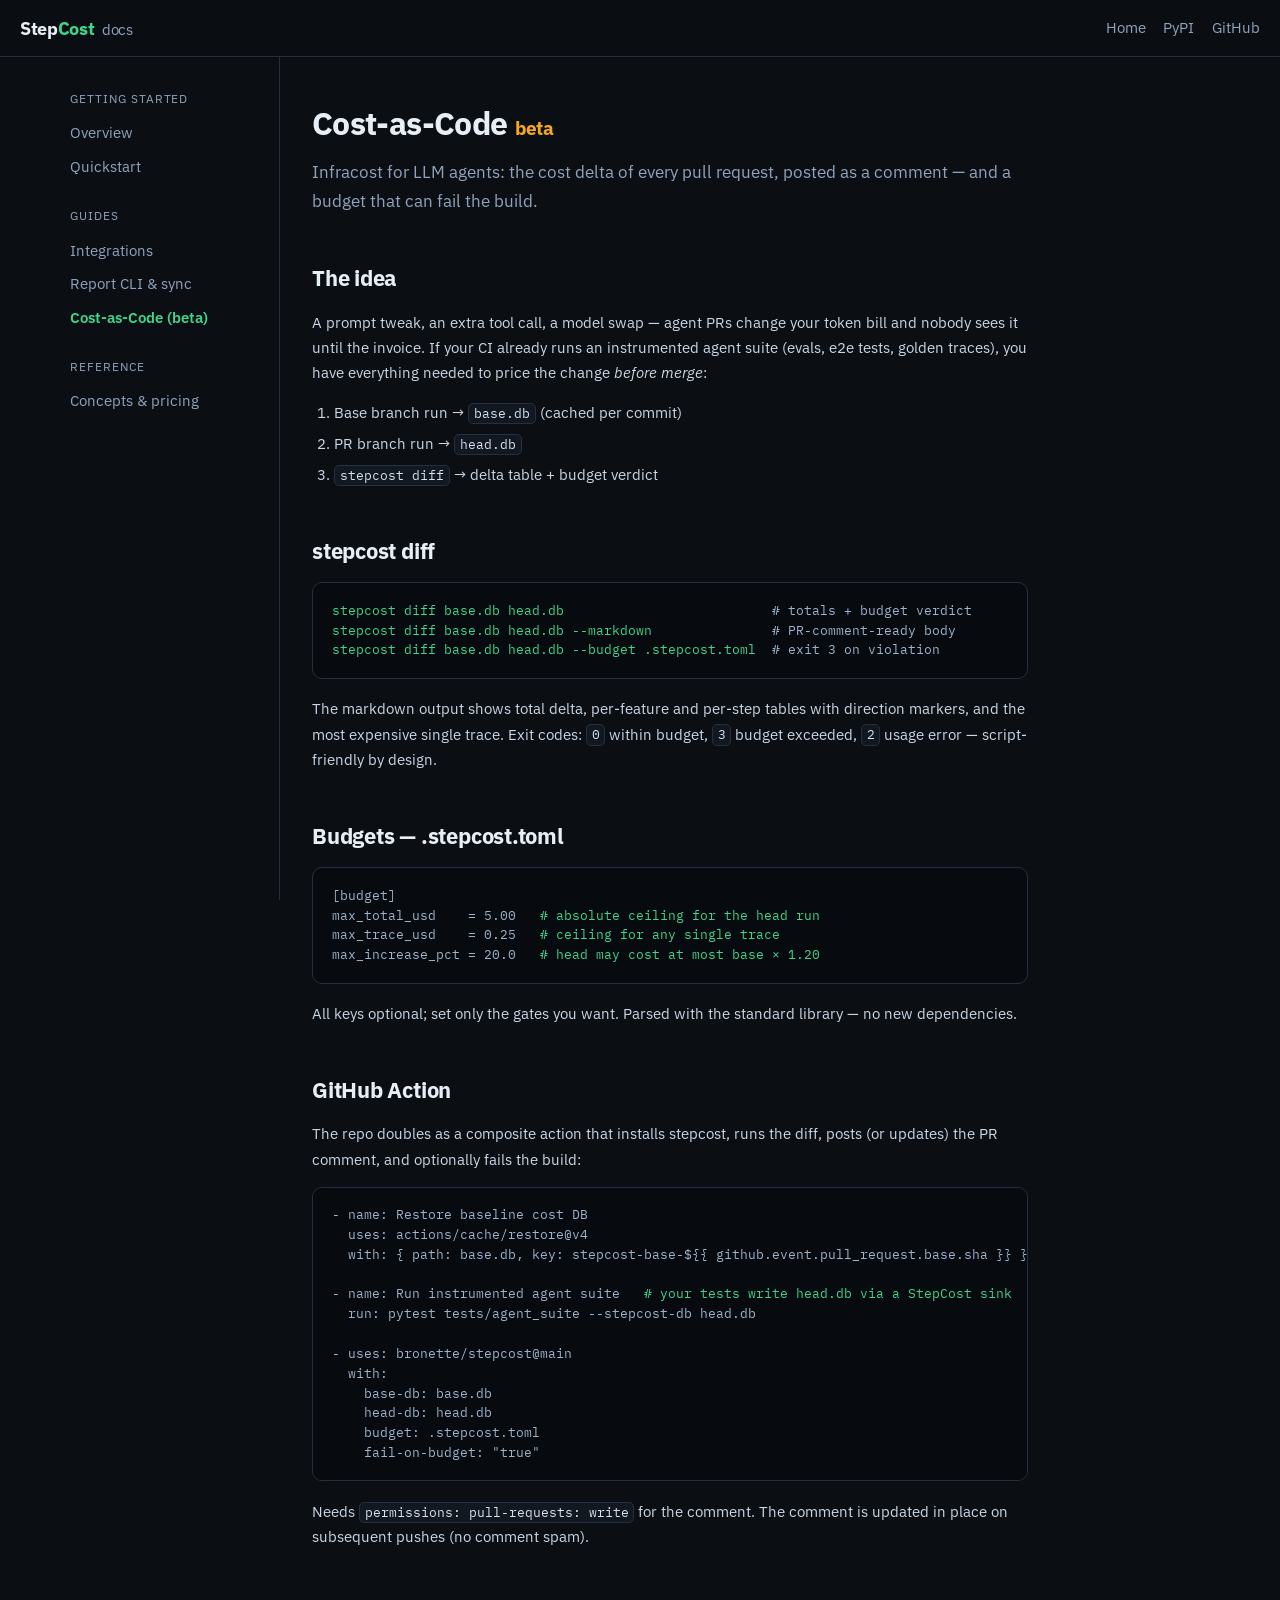
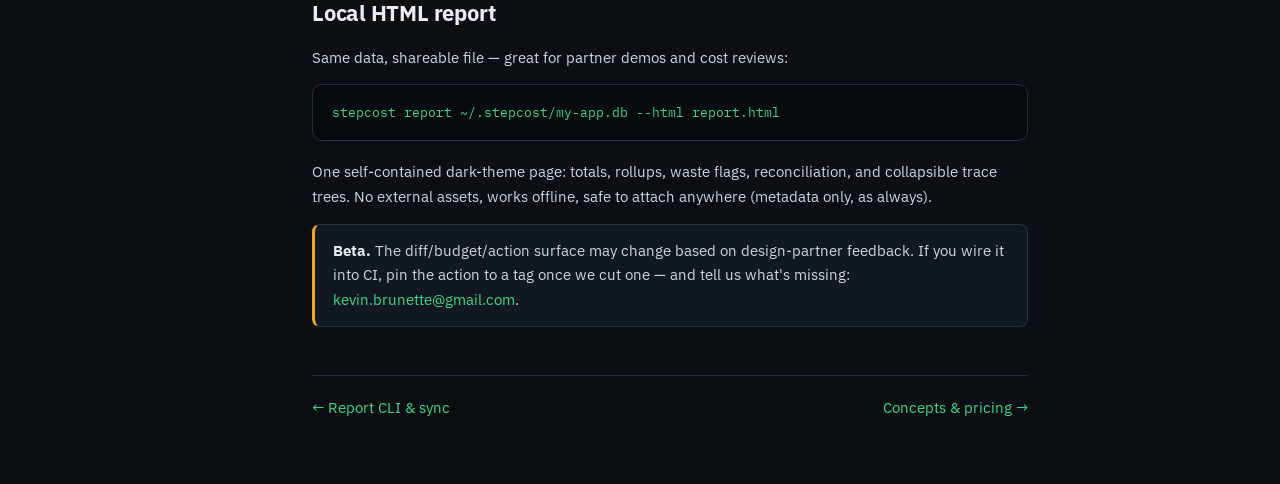
<file: site/docs/cost-as-code.html>
<!DOCTYPE html>
<html lang="en">
<head>
  <meta charset="utf-8" />
  <meta name="viewport" content="width=device-width, initial-scale=1" />
  <title>Cost-as-Code (beta) — StepCost Docs</title>
  <meta name="description" content="stepcost diff, .stepcost.toml budgets, and the GitHub Action — LLM cost deltas on every PR, like Infracost for agents." />
  <link rel="preconnect" href="https://fonts.googleapis.com" />
  <link rel="preconnect" href="https://fonts.gstatic.com" crossorigin />
  <link href="https://fonts.googleapis.com/css2?family=IBM+Plex+Mono:wght@400;500&family=IBM+Plex+Sans:wght@400;500;600;700&display=swap" rel="stylesheet" />
  <link rel="stylesheet" href="docs.css" />
</head>
<body>
  <header class="top">
    <a class="logo" href="/">Step<span>Cost</span><em>docs</em></a>
    <nav class="top-links">
      <a href="/">Home</a>
      <a href="https://pypi.org/project/stepcost/">PyPI</a>
      <a href="https://github.com/bronette/stepcost">GitHub</a>
    </nav>
  </header>
  <div class="layout">
    <nav class="side">
      <div class="group">Getting started</div>
      <a href="index.html">Overview</a>
      <a href="quickstart.html">Quickstart</a>
      <div class="group">Guides</div>
      <a href="integrations.html">Integrations</a>
      <a href="cli.html">Report CLI &amp; sync</a>
      <a href="cost-as-code.html" class="active">Cost-as-Code (beta)</a>
      <div class="group">Reference</div>
      <a href="concepts.html">Concepts &amp; pricing</a>
    </nav>
    <main class="doc">
      <h1>Cost-as-Code <span style="font-size:.6em;color:var(--warn)">beta</span></h1>
      <p class="lead">Infracost for LLM agents: the cost delta of every pull request, posted as a
      comment — and a budget that can fail the build.</p>

      <h2>The idea</h2>
      <p>A prompt tweak, an extra tool call, a model swap — agent PRs change your token bill and
      nobody sees it until the invoice. If your CI already runs an instrumented agent suite
      (evals, e2e tests, golden traces), you have everything needed to price the change
      <em>before merge</em>:</p>
      <ol>
        <li>Base branch run → <code>base.db</code> (cached per commit)</li>
        <li>PR branch run → <code>head.db</code></li>
        <li><code>stepcost diff</code> → delta table + budget verdict</li>
      </ol>

      <h2>stepcost diff</h2>
      <pre><span class="c">stepcost diff base.db head.db</span>                          <span class="o"># totals + budget verdict</span>
<span class="c">stepcost diff base.db head.db --markdown</span>               <span class="o"># PR-comment-ready body</span>
<span class="c">stepcost diff base.db head.db --budget .stepcost.toml</span>  <span class="o"># exit 3 on violation</span></pre>
      <p>The markdown output shows total delta, per-feature and per-step tables with direction
      markers, and the most expensive single trace. Exit codes: <code>0</code> within budget,
      <code>3</code> budget exceeded, <code>2</code> usage error — script-friendly by design.</p>

      <h2>Budgets — .stepcost.toml</h2>
      <pre><span class="o">[budget]
max_total_usd    = 5.00   <span class="c"># absolute ceiling for the head run</span>
max_trace_usd    = 0.25   <span class="c"># ceiling for any single trace</span>
max_increase_pct = 20.0   <span class="c"># head may cost at most base × 1.20</span></span></pre>
      <p>All keys optional; set only the gates you want. Parsed with the standard library —
      no new dependencies.</p>

      <h2>GitHub Action</h2>
      <p>The repo doubles as a composite action that installs stepcost, runs the diff, posts (or
      updates) the PR comment, and optionally fails the build:</p>
      <pre><span class="o">- name: Restore baseline cost DB
  uses: actions/cache/restore@v4
  with: { path: base.db, key: stepcost-base-${{ github.event.pull_request.base.sha }} }

- name: Run instrumented agent suite   <span class="c"># your tests write head.db via a StepCost sink</span>
  run: pytest tests/agent_suite --stepcost-db head.db

- uses: bronette/stepcost@main
  with:
    base-db: base.db
    head-db: head.db
    budget: .stepcost.toml
    fail-on-budget: "true"</span></pre>
      <p>Needs <code>permissions: pull-requests: write</code> for the comment. The comment is
      updated in place on subsequent pushes (no comment spam).</p>

      <h2>Local HTML report</h2>
      <p>Same data, shareable file — great for partner demos and cost reviews:</p>
      <pre><span class="c">stepcost report ~/.stepcost/my-app.db --html report.html</span></pre>
      <p>One self-contained dark-theme page: totals, rollups, waste flags, reconciliation, and
      collapsible trace trees. No external assets, works offline, safe to attach anywhere
      (metadata only, as always).</p>

      <div class="callout warn">
        <strong>Beta.</strong> The diff/budget/action surface may change based on design-partner
        feedback. If you wire it into CI, pin the action to a tag once we cut one — and tell us
        what's missing: <a href="mailto:kevin.brunette@gmail.com">kevin.brunette@gmail.com</a>.
      </div>

      <div class="next">
        <a href="cli.html">← Report CLI &amp; sync</a>
        <a href="concepts.html">Concepts &amp; pricing →</a>
      </div>
    </main>
  </div>
</body>
</html>
</file>
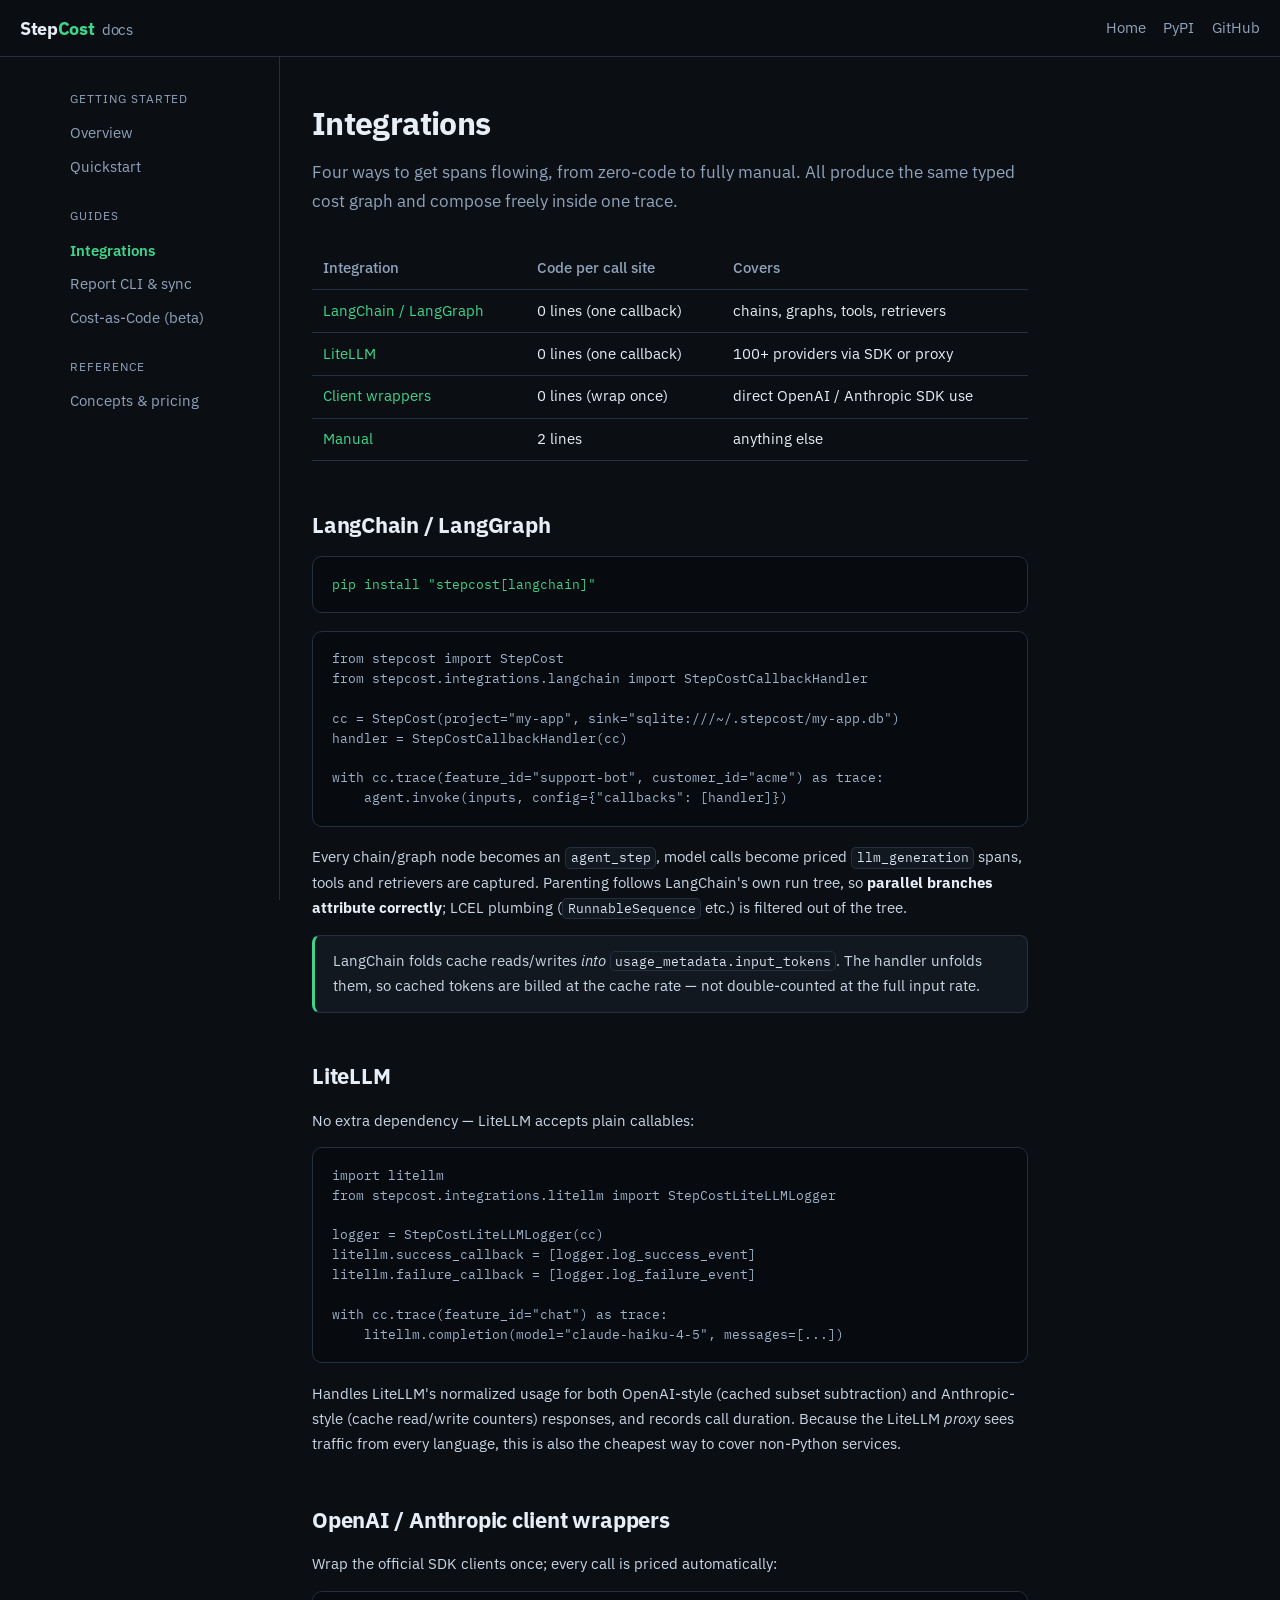
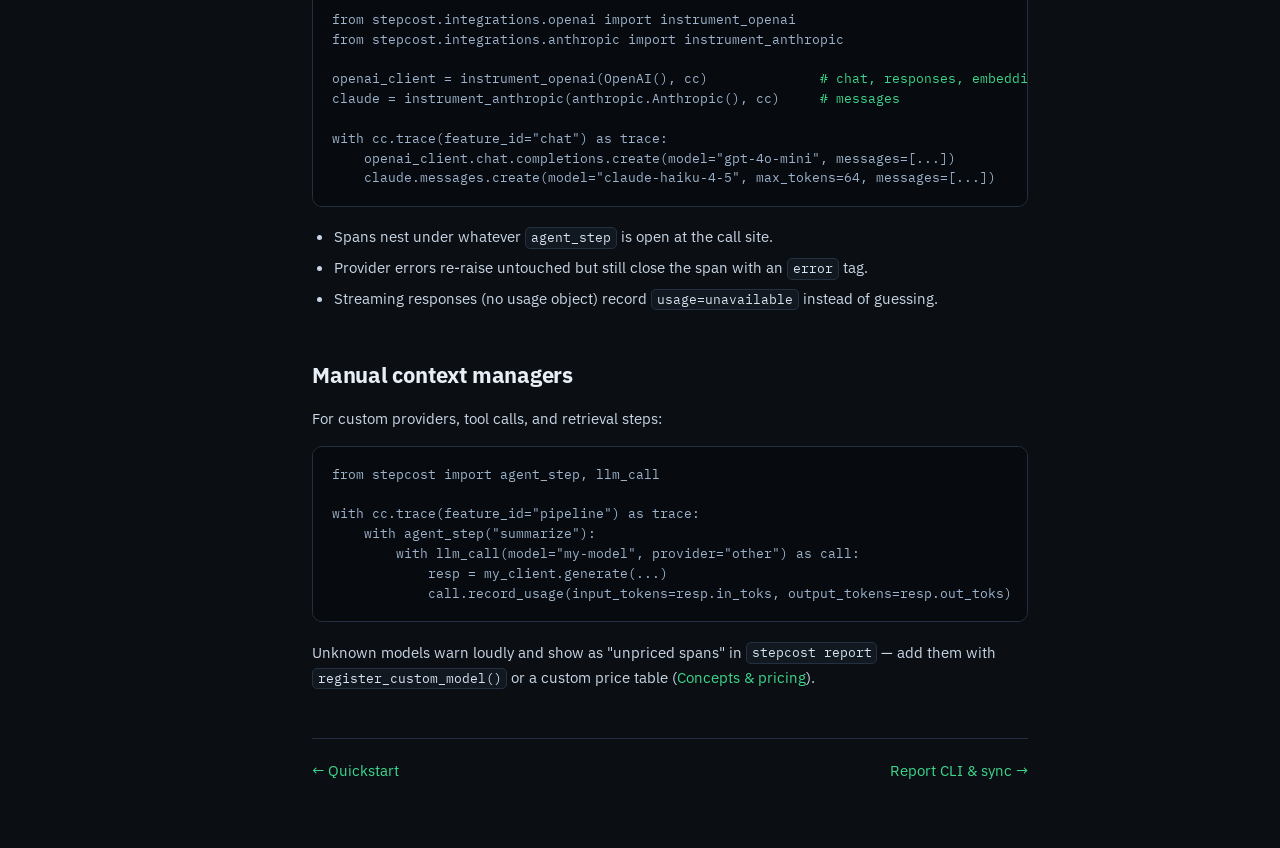
<file: site/docs/integrations.html>
<!DOCTYPE html>
<html lang="en">
<head>
  <meta charset="utf-8" />
  <meta name="viewport" content="width=device-width, initial-scale=1" />
  <title>Integrations — StepCost Docs</title>
  <meta name="description" content="Instrument LangChain, LangGraph, LiteLLM, and the OpenAI/Anthropic SDKs with zero code changes per call site." />
  <link rel="preconnect" href="https://fonts.googleapis.com" />
  <link rel="preconnect" href="https://fonts.gstatic.com" crossorigin />
  <link href="https://fonts.googleapis.com/css2?family=IBM+Plex+Mono:wght@400;500&family=IBM+Plex+Sans:wght@400;500;600;700&display=swap" rel="stylesheet" />
  <link rel="stylesheet" href="docs.css" />
</head>
<body>
  <header class="top">
    <a class="logo" href="/">Step<span>Cost</span><em>docs</em></a>
    <nav class="top-links">
      <a href="/">Home</a>
      <a href="https://pypi.org/project/stepcost/">PyPI</a>
      <a href="https://github.com/bronette/stepcost">GitHub</a>
    </nav>
  </header>
  <div class="layout">
    <nav class="side">
      <div class="group">Getting started</div>
      <a href="index.html">Overview</a>
      <a href="quickstart.html">Quickstart</a>
      <div class="group">Guides</div>
      <a href="integrations.html" class="active">Integrations</a>
      <a href="cli.html">Report CLI &amp; sync</a>
      <a href="cost-as-code.html">Cost-as-Code (beta)</a>
      <div class="group">Reference</div>
      <a href="concepts.html">Concepts &amp; pricing</a>
    </nav>
    <main class="doc">
      <h1>Integrations</h1>
      <p class="lead">Four ways to get spans flowing, from zero-code to fully manual. All produce
      the same typed cost graph and compose freely inside one trace.</p>

      <table>
        <thead><tr><th>Integration</th><th>Code per call site</th><th>Covers</th></tr></thead>
        <tbody>
          <tr><td><a href="#langchain">LangChain / LangGraph</a></td><td>0 lines (one callback)</td><td>chains, graphs, tools, retrievers</td></tr>
          <tr><td><a href="#litellm">LiteLLM</a></td><td>0 lines (one callback)</td><td>100+ providers via SDK or proxy</td></tr>
          <tr><td><a href="#wrappers">Client wrappers</a></td><td>0 lines (wrap once)</td><td>direct OpenAI / Anthropic SDK use</td></tr>
          <tr><td><a href="#manual">Manual</a></td><td>2 lines</td><td>anything else</td></tr>
        </tbody>
      </table>

      <h2 id="langchain">LangChain / LangGraph</h2>
      <pre><span class="c">pip install "stepcost[langchain]"</span></pre>
      <pre><span class="o">from stepcost import StepCost
from stepcost.integrations.langchain import StepCostCallbackHandler

cc = StepCost(project="my-app", sink="sqlite:///~/.stepcost/my-app.db")
handler = StepCostCallbackHandler(cc)

with cc.trace(feature_id="support-bot", customer_id="acme") as trace:
    agent.invoke(inputs, config={"callbacks": [handler]})</span></pre>
      <p>Every chain/graph node becomes an <code>agent_step</code>, model calls become priced
      <code>llm_generation</code> spans, tools and retrievers are captured. Parenting follows
      LangChain's own run tree, so <strong>parallel branches attribute correctly</strong>; LCEL
      plumbing (<code>RunnableSequence</code> etc.) is filtered out of the tree.</p>
      <div class="callout">
        LangChain folds cache reads/writes <em>into</em> <code>usage_metadata.input_tokens</code>.
        The handler unfolds them, so cached tokens are billed at the cache rate — not double-counted
        at the full input rate.
      </div>

      <h2 id="litellm">LiteLLM</h2>
      <p>No extra dependency — LiteLLM accepts plain callables:</p>
      <pre><span class="o">import litellm
from stepcost.integrations.litellm import StepCostLiteLLMLogger

logger = StepCostLiteLLMLogger(cc)
litellm.success_callback = [logger.log_success_event]
litellm.failure_callback = [logger.log_failure_event]

with cc.trace(feature_id="chat") as trace:
    litellm.completion(model="claude-haiku-4-5", messages=[...])</span></pre>
      <p>Handles LiteLLM's normalized usage for both OpenAI-style (cached subset subtraction) and
      Anthropic-style (cache read/write counters) responses, and records call duration. Because the
      LiteLLM <em>proxy</em> sees traffic from every language, this is also the cheapest way to cover
      non-Python services.</p>

      <h2 id="wrappers">OpenAI / Anthropic client wrappers</h2>
      <p>Wrap the official SDK clients once; every call is priced automatically:</p>
      <pre><span class="o">from stepcost.integrations.openai import instrument_openai
from stepcost.integrations.anthropic import instrument_anthropic

openai_client = instrument_openai(OpenAI(), cc)              <span class="c"># chat, responses, embeddings</span>
claude = instrument_anthropic(anthropic.Anthropic(), cc)     <span class="c"># messages</span>

with cc.trace(feature_id="chat") as trace:
    openai_client.chat.completions.create(model="gpt-4o-mini", messages=[...])
    claude.messages.create(model="claude-haiku-4-5", max_tokens=64, messages=[...])</span></pre>
      <ul>
        <li>Spans nest under whatever <code>agent_step</code> is open at the call site.</li>
        <li>Provider errors re-raise untouched but still close the span with an <code>error</code> tag.</li>
        <li>Streaming responses (no usage object) record <code>usage=unavailable</code> instead of guessing.</li>
      </ul>

      <h2 id="manual">Manual context managers</h2>
      <p>For custom providers, tool calls, and retrieval steps:</p>
      <pre><span class="o">from stepcost import agent_step, llm_call

with cc.trace(feature_id="pipeline") as trace:
    with agent_step("summarize"):
        with llm_call(model="my-model", provider="other") as call:
            resp = my_client.generate(...)
            call.record_usage(input_tokens=resp.in_toks, output_tokens=resp.out_toks)</span></pre>
      <p>Unknown models warn loudly and show as "unpriced spans" in <code>stepcost report</code> —
      add them with <code>register_custom_model()</code> or a custom price table
      (<a href="concepts.html#pricing">Concepts &amp; pricing</a>).</p>

      <div class="next">
        <a href="quickstart.html">← Quickstart</a>
        <a href="cli.html">Report CLI &amp; sync →</a>
      </div>
    </main>
  </div>
</body>
</html>
</file>
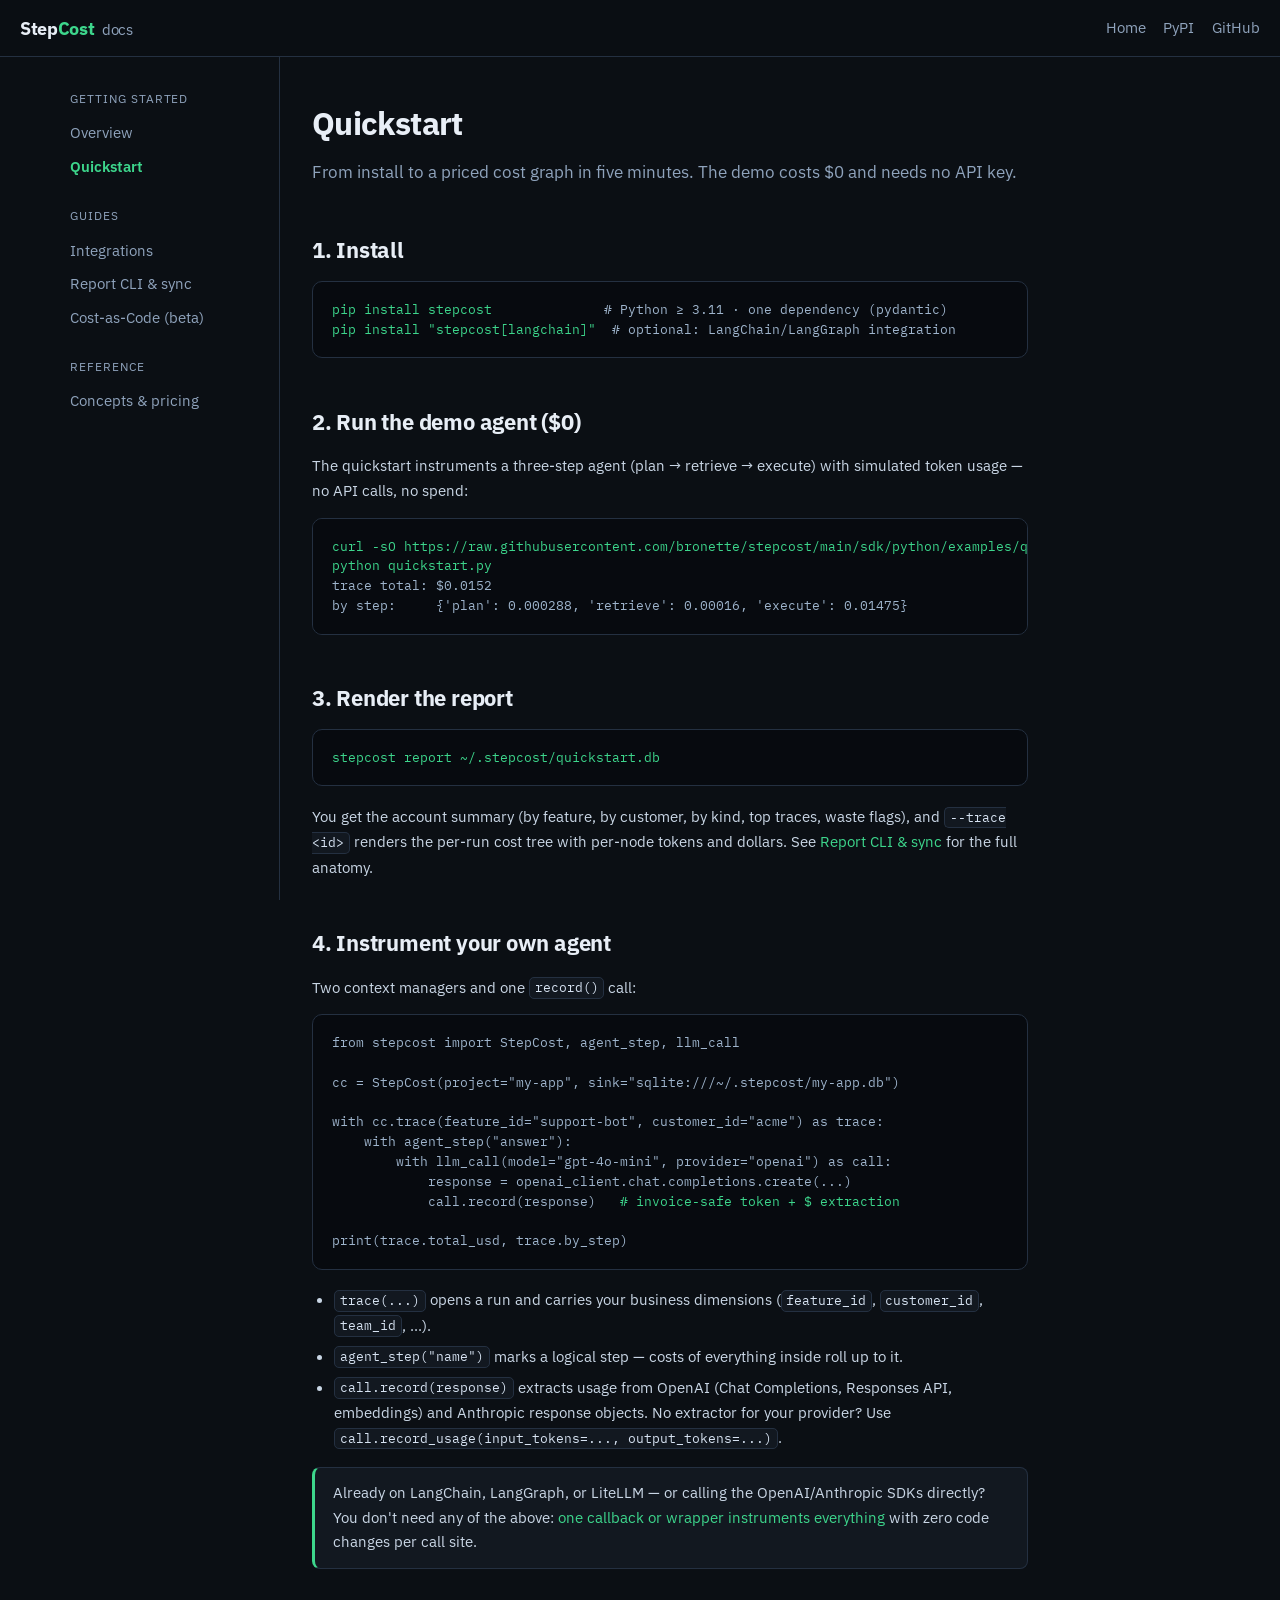
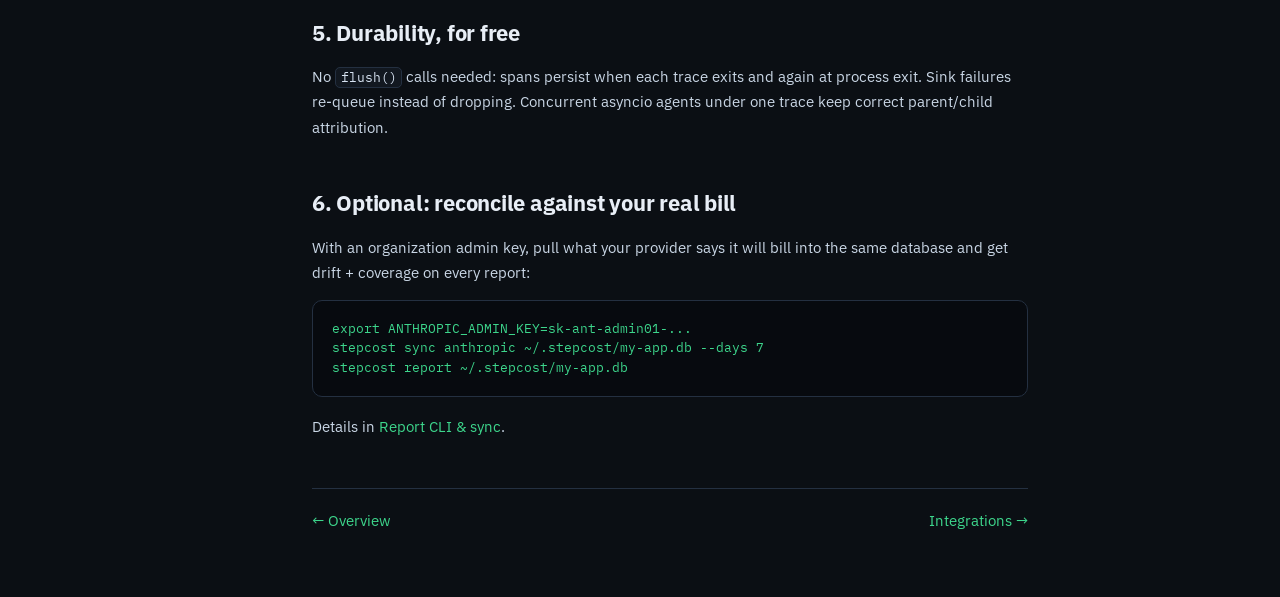
<file: site/docs/quickstart.html>
<!DOCTYPE html>
<html lang="en">
<head>
  <meta charset="utf-8" />
  <meta name="viewport" content="width=device-width, initial-scale=1" />
  <title>Quickstart — StepCost Docs</title>
  <meta name="description" content="Install StepCost and see your first priced agent cost graph in five minutes — $0, no API key." />
  <link rel="preconnect" href="https://fonts.googleapis.com" />
  <link rel="preconnect" href="https://fonts.gstatic.com" crossorigin />
  <link href="https://fonts.googleapis.com/css2?family=IBM+Plex+Mono:wght@400;500&family=IBM+Plex+Sans:wght@400;500;600;700&display=swap" rel="stylesheet" />
  <link rel="stylesheet" href="docs.css" />
</head>
<body>
  <header class="top">
    <a class="logo" href="/">Step<span>Cost</span><em>docs</em></a>
    <nav class="top-links">
      <a href="/">Home</a>
      <a href="https://pypi.org/project/stepcost/">PyPI</a>
      <a href="https://github.com/bronette/stepcost">GitHub</a>
    </nav>
  </header>
  <div class="layout">
    <nav class="side">
      <div class="group">Getting started</div>
      <a href="index.html">Overview</a>
      <a href="quickstart.html" class="active">Quickstart</a>
      <div class="group">Guides</div>
      <a href="integrations.html">Integrations</a>
      <a href="cli.html">Report CLI &amp; sync</a>
      <a href="cost-as-code.html">Cost-as-Code (beta)</a>
      <div class="group">Reference</div>
      <a href="concepts.html">Concepts &amp; pricing</a>
    </nav>
    <main class="doc">
      <h1>Quickstart</h1>
      <p class="lead">From install to a priced cost graph in five minutes. The demo costs $0
      and needs no API key.</p>

      <h2>1. Install</h2>
      <pre><span class="c">pip install stepcost</span>              <span class="o"># Python ≥ 3.11 · one dependency (pydantic)</span>
<span class="c">pip install "stepcost[langchain]"</span>  <span class="o"># optional: LangChain/LangGraph integration</span></pre>

      <h2>2. Run the demo agent ($0)</h2>
      <p>The quickstart instruments a three-step agent (plan → retrieve → execute) with
      simulated token usage — no API calls, no spend:</p>
      <pre><span class="c">curl -sO https://raw.githubusercontent.com/bronette/stepcost/main/sdk/python/examples/quickstart.py
python quickstart.py</span>
<span class="o">trace total: $0.0152
by step:     {'plan': 0.000288, 'retrieve': 0.00016, 'execute': 0.01475}</span></pre>

      <h2>3. Render the report</h2>
      <pre><span class="c">stepcost report ~/.stepcost/quickstart.db</span></pre>
      <p>You get the account summary (by feature, by customer, by kind, top traces, waste flags),
      and <code>--trace &lt;id&gt;</code> renders the per-run cost tree with per-node tokens and dollars.
      See <a href="cli.html">Report CLI &amp; sync</a> for the full anatomy.</p>

      <h2>4. Instrument your own agent</h2>
      <p>Two context managers and one <code>record()</code> call:</p>
      <pre><span class="o">from stepcost import StepCost, agent_step, llm_call

cc = StepCost(project="my-app", sink="sqlite:///~/.stepcost/my-app.db")

with cc.trace(feature_id="support-bot", customer_id="acme") as trace:
    with agent_step("answer"):
        with llm_call(model="gpt-4o-mini", provider="openai") as call:
            response = openai_client.chat.completions.create(...)
            call.record(response)   <span class="c"># invoice-safe token + $ extraction</span>

print(trace.total_usd, trace.by_step)</span></pre>
      <ul>
        <li><code>trace(...)</code> opens a run and carries your business dimensions
        (<code>feature_id</code>, <code>customer_id</code>, <code>team_id</code>, ...).</li>
        <li><code>agent_step("name")</code> marks a logical step — costs of everything inside roll up to it.</li>
        <li><code>call.record(response)</code> extracts usage from OpenAI (Chat Completions, Responses API,
        embeddings) and Anthropic response objects. No extractor for your provider? Use
        <code>call.record_usage(input_tokens=..., output_tokens=...)</code>.</li>
      </ul>
      <div class="callout">
        Already on LangChain, LangGraph, or LiteLLM — or calling the OpenAI/Anthropic SDKs directly?
        You don't need any of the above: <a href="integrations.html">one callback or wrapper instruments
        everything</a> with zero code changes per call site.
      </div>

      <h2>5. Durability, for free</h2>
      <p>No <code>flush()</code> calls needed: spans persist when each trace exits and again at process
      exit. Sink failures re-queue instead of dropping. Concurrent asyncio agents under one trace keep
      correct parent/child attribution.</p>

      <h2>6. Optional: reconcile against your real bill</h2>
      <p>With an organization admin key, pull what your provider says it will bill into the same
      database and get drift + coverage on every report:</p>
      <pre><span class="c">export ANTHROPIC_ADMIN_KEY=sk-ant-admin01-...
stepcost sync anthropic ~/.stepcost/my-app.db --days 7
stepcost report ~/.stepcost/my-app.db</span></pre>
      <p>Details in <a href="cli.html#sync">Report CLI &amp; sync</a>.</p>

      <div class="next">
        <a href="index.html">← Overview</a>
        <a href="integrations.html">Integrations →</a>
      </div>
    </main>
  </div>
</body>
</html>
</file>
<file: site/docs/docs.css>
:root {
  --bg: #0b0f14; --surface: #121820; --border: #243041; --text: #e8eef6;
  --muted: #8fa3bc; --accent: #3dd68c; --accent-dim: #1a9d5c; --warn: #f5a623;
  --code-bg: #070a0f;
}
* { box-sizing: border-box; margin: 0; padding: 0; }
body {
  font-family: "IBM Plex Sans", system-ui, sans-serif;
  background: var(--bg); color: var(--text); line-height: 1.65;
}
a { color: var(--accent); text-decoration: none; }
a:hover { text-decoration: underline; }

header.top {
  border-bottom: 1px solid var(--border); padding: .85rem 1.25rem;
  position: sticky; top: 0; background: rgba(11,15,20,.92);
  backdrop-filter: blur(8px); z-index: 10;
  display: flex; align-items: center; justify-content: space-between;
}
.logo { font-weight: 700; font-size: 1.1rem; letter-spacing: -.02em; color: var(--text); }
.logo span { color: var(--accent); }
.logo em { color: var(--muted); font-style: normal; font-weight: 400; margin-left: .5rem; font-size: .95rem; }
.top-links { display: flex; gap: 1.1rem; font-size: .92rem; }
.top-links a { color: var(--muted); }
.top-links a:hover { color: var(--text); text-decoration: none; }

.layout { display: flex; max-width: 1180px; margin: 0 auto; }
nav.side {
  width: 230px; flex-shrink: 0; padding: 2rem 1.25rem 2rem 1.25rem;
  border-right: 1px solid var(--border); min-height: calc(100vh - 57px);
  position: sticky; top: 57px; align-self: flex-start;
}
nav.side .group { color: var(--muted); font-size: .75rem; text-transform: uppercase; letter-spacing: .08em; margin: 1.4rem 0 .5rem; }
nav.side .group:first-child { margin-top: 0; }
nav.side a { display: block; color: var(--muted); font-size: .93rem; padding: .28rem 0; }
nav.side a:hover { color: var(--text); text-decoration: none; }
nav.side a.active { color: var(--accent); font-weight: 600; }

main.doc { flex: 1; min-width: 0; padding: 2.5rem 2rem 4rem; max-width: 780px; }
main.doc h1 { font-size: 2rem; letter-spacing: -.02em; margin-bottom: .5rem; }
main.doc p.lead { color: var(--muted); font-size: 1.08rem; margin-bottom: 2rem; }
main.doc h2 { font-size: 1.35rem; letter-spacing: -.01em; margin: 2.4rem 0 .8rem; padding-top: .5rem; }
main.doc h3 { font-size: 1.05rem; margin: 1.8rem 0 .6rem; }
main.doc p, main.doc li { color: #c9d6e5; font-size: .96rem; }
main.doc p { margin-bottom: .9rem; }
main.doc ul, main.doc ol { margin: 0 0 1rem 1.4rem; }
main.doc li { margin-bottom: .35rem; }
main.doc strong { color: var(--text); }

code {
  font-family: "IBM Plex Mono", ui-monospace, monospace; font-size: .85em;
  background: var(--surface); border: 1px solid var(--border);
  border-radius: 5px; padding: .1em .35em; color: #d7e3f2;
}
pre {
  font-family: "IBM Plex Mono", ui-monospace, monospace; font-size: .8rem;
  line-height: 1.55; padding: 1.1rem 1.2rem; overflow-x: auto; color: #c9d6e5;
  background: var(--code-bg); border: 1px solid var(--border);
  border-radius: 10px; margin: 0 0 1.1rem;
}
pre code { background: none; border: none; padding: 0; font-size: inherit; }
pre .c { color: var(--accent); }
pre .o { color: #9eb4cc; }
pre .hi { color: var(--warn); }

table { width: 100%; border-collapse: collapse; font-size: .92rem; margin: 0 0 1.2rem; }
th, td { text-align: left; padding: .55rem .7rem; border-bottom: 1px solid var(--border); }
th { color: var(--muted); font-weight: 500; }

.callout {
  border: 1px solid var(--border); border-left: 3px solid var(--accent);
  background: var(--surface); border-radius: 8px; padding: .85rem 1.1rem;
  margin: 0 0 1.1rem; font-size: .93rem; color: #c9d6e5;
}
.callout.warn { border-left-color: var(--warn); }

.next {
  display: flex; justify-content: space-between; gap: 1rem;
  margin-top: 3rem; padding-top: 1.25rem; border-top: 1px solid var(--border);
  font-size: .93rem;
}

@media (max-width: 860px) {
  .layout { flex-direction: column; }
  nav.side {
    width: 100%; min-height: 0; position: static; border-right: none;
    border-bottom: 1px solid var(--border); padding: 1rem 1.25rem;
    display: flex; flex-wrap: wrap; gap: .25rem 1.1rem; align-items: baseline;
  }
  nav.side .group { margin: 0; width: 100%; }
}
</file>
